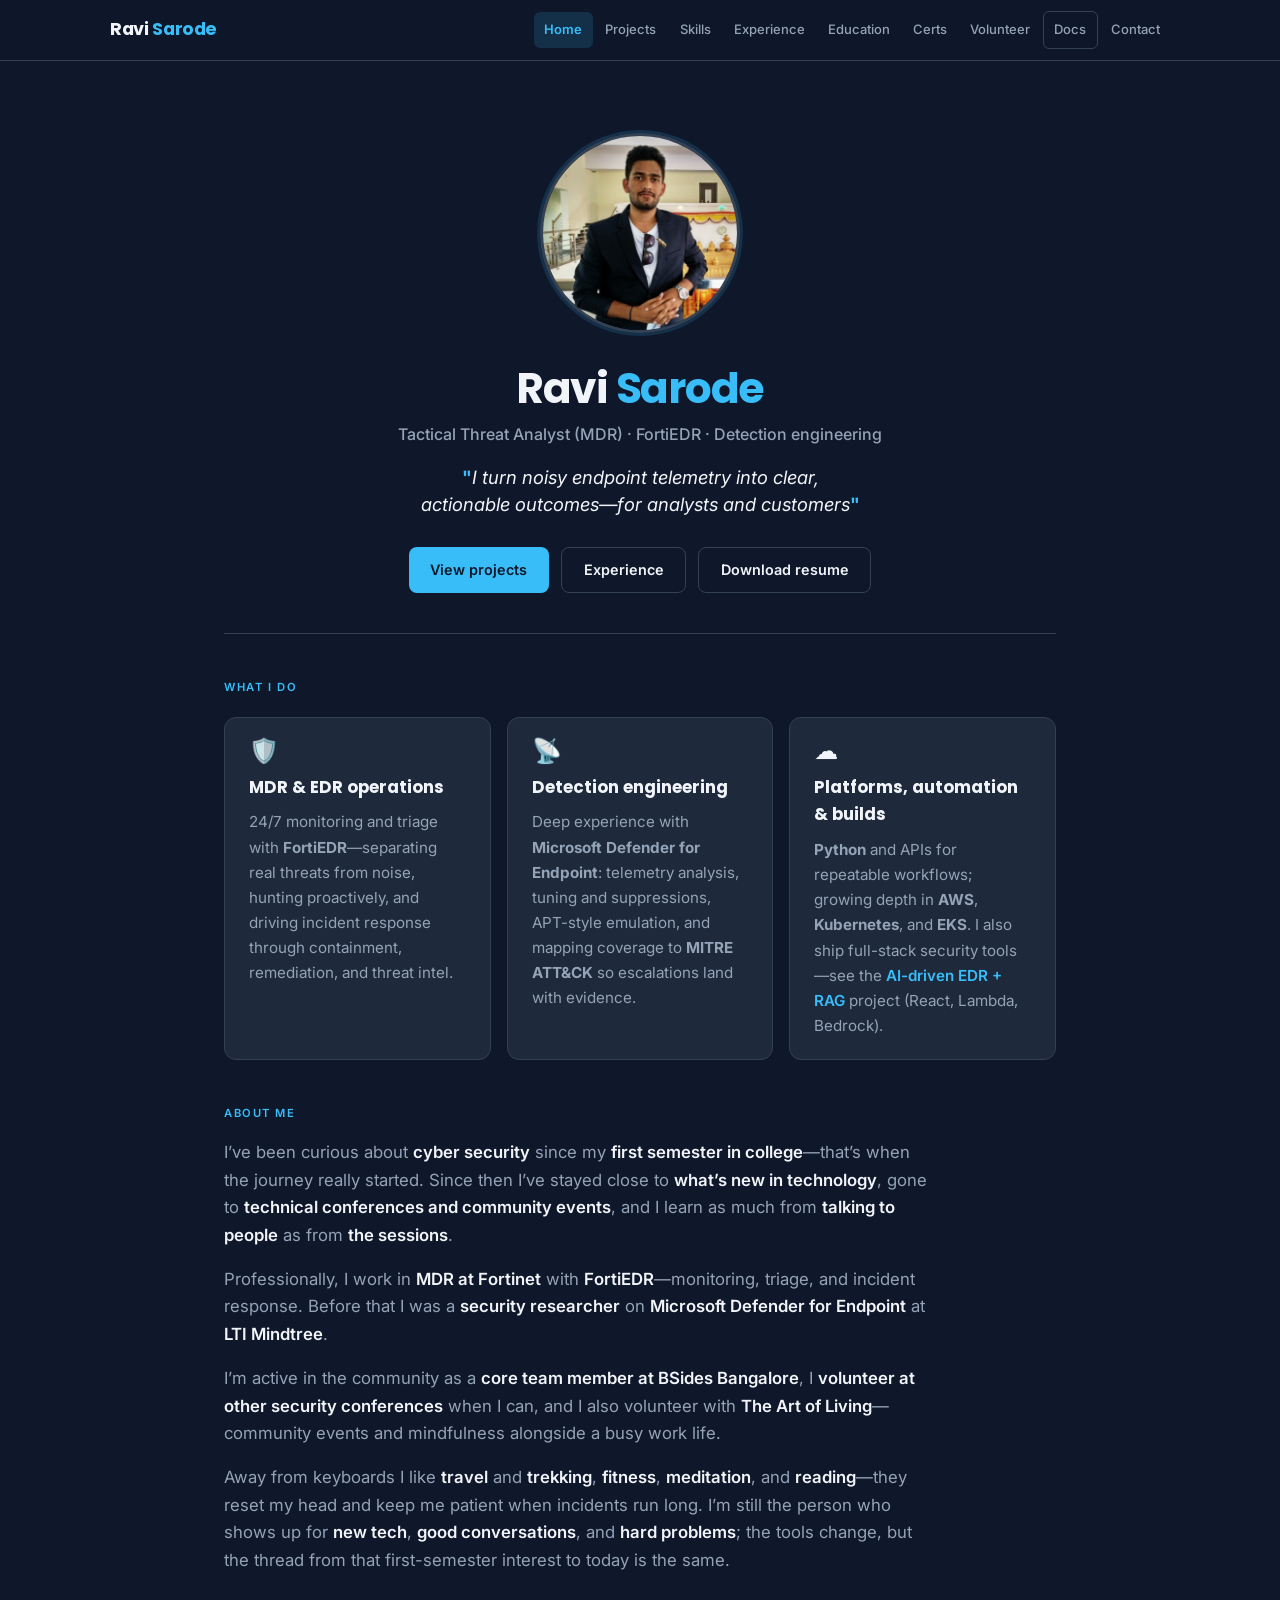
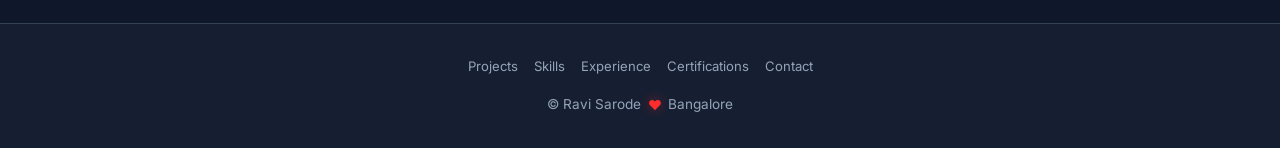
<file: index.html>
<!DOCTYPE html>
<html lang="en">
<head>
  <meta charset="UTF-8">
  <meta name="viewport" content="width=device-width, initial-scale=1.0">
  <title>Ravi Sarode | MDR · EDR · Detection engineering</title>
  <meta name="description" content="Tactical Threat Analyst (MDR) at Fortinet. EDR operations with FortiEDR, detection engineering background with Microsoft Defender, and an AI-driven EDR + RAG build on AWS.">
  <link rel="preconnect" href="https://fonts.googleapis.com">
  <link rel="preconnect" href="https://fonts.gstatic.com" crossorigin>
  <link href="https://fonts.googleapis.com/css2?family=Inter:wght@400;500;600;700&family=JetBrains+Mono:wght@400;500&family=Poppins:wght@600;700&display=swap" rel="stylesheet">
  <link rel="stylesheet" href="styles.css?v=27">
</head>
<body>
  <a class="skip-link" href="#main-content">Skip to content</a>
  <header class="site-header">
    <div class="header-inner">
      <a class="site-logo" href="index.html">Ravi <span>Sarode</span></a>
      <button type="button" class="nav-toggle" aria-label="Open menu" aria-expanded="false" aria-controls="site-nav">
        <span class="nav-toggle-bars" aria-hidden="true">
          <span class="nav-toggle-bar"></span>
          <span class="nav-toggle-bar"></span>
          <span class="nav-toggle-bar"></span>
        </span>
      </button>
      <nav id="site-nav" class="primary-nav" aria-label="Main">
        <ul class="nav-list">
          <li><a href="index.html" class="active">Home</a></li>
          <li><a href="project.html">Projects</a></li>
          <li><a href="technical-skills.html">Skills</a></li>
          <li><a href="work-experience.html">Experience</a></li>
          <li><a href="education.html">Education</a></li>
          <li><a href="certifications.html">Certs</a></li>
          <li><a href="volunteer.html">Volunteer</a></li>
          <li><a href="https://document.ravisarode.com" class="nav-docs" target="_blank" rel="noopener">Docs</a></li>
          <li><a href="contact.html">Contact</a></li>
        </ul>
      </nav>
    </div>
  </header>
  <div class="nav-overlay" aria-hidden="true"></div>

  <main class="main" id="main-content">
    <div class="container">
      <header class="page-header home-hero">
        <div class="home-photo-wrap">
          <img src="ravi.png" alt="Ravi Sarode" class="home-photo" width="220" height="220">
        </div>
        <h1 class="hero-name">Ravi <span>Sarode</span></h1>
        <p class="hero-role">Tactical Threat Analyst (MDR) · FortiEDR · Detection engineering</p>
        <p class="hero-quote">I turn noisy endpoint telemetry into clear, actionable outcomes—for analysts and customers</p>
        <div class="hero-cta">
          <a class="btn btn-primary" href="project.html">View projects</a>
          <a class="btn btn-secondary" href="work-experience.html">Experience</a>
          <a class="btn btn-secondary" href="Ravi_Sarode_Resume.pdf" download="Ravi_Sarode_Resume.pdf">Download resume</a>
        </div>
      </header>

      <section class="section-what" aria-labelledby="what-heading">
        <h2 id="what-heading" class="page-title">What I do</h2>
        <div class="what-grid">
          <article class="what-card">
            <div class="what-icon" aria-hidden="true">🛡️</div>
            <h3>MDR &amp; EDR operations</h3>
            <p>24/7 monitoring and triage with <strong>FortiEDR</strong>—separating real threats from noise, hunting proactively, and driving incident response through containment, remediation, and threat intel.</p>
          </article>
          <article class="what-card">
            <div class="what-icon" aria-hidden="true">📡</div>
            <h3>Detection engineering</h3>
            <p>Deep experience with <strong>Microsoft Defender for Endpoint</strong>: telemetry analysis, tuning and suppressions, APT-style emulation, and mapping coverage to <strong>MITRE ATT&amp;CK</strong> so escalations land with evidence.</p>
          </article>
          <article class="what-card">
            <div class="what-icon" aria-hidden="true">☁️</div>
            <h3>Platforms, automation &amp; builds</h3>
            <p><strong>Python</strong> and APIs for repeatable workflows; growing depth in <strong>AWS</strong>, <strong>Kubernetes</strong>, and <strong>EKS</strong>. I also ship full-stack security tools—see the <a href="project.html">AI-driven EDR + RAG</a> project (React, Lambda, Bedrock).</p>
          </article>
        </div>
      </section>

      <section class="section-story" aria-labelledby="about-heading">
        <h2 id="about-heading" class="page-title">About me</h2>
        <div class="story-block">
          <p>
            I’ve been curious about <strong>cyber security</strong> since my <strong>first semester in college</strong>—that’s when the journey really started. Since then I’ve stayed close to <strong>what’s new in technology</strong>, gone to <strong>technical conferences and community events</strong>, and I learn as much from <strong>talking to people</strong> as from <strong>the sessions</strong>.
          </p>
          <p>
            Professionally, I work in <strong>MDR at Fortinet</strong> with <strong>FortiEDR</strong>—monitoring, triage, and incident response. Before that I was a <strong>security researcher</strong> on <strong>Microsoft Defender for Endpoint</strong> at <strong>LTI Mindtree</strong>.
          </p>
          <p>
            I’m active in the community as a <strong>core team member at BSides Bangalore</strong>, I <strong>volunteer at other security conferences</strong> when I can, and I also volunteer with <strong>The Art of Living</strong>—community events and mindfulness alongside a busy work life.
          </p>
          <p>
            Away from keyboards I like <strong>travel</strong> and <strong>trekking</strong>, <strong>fitness</strong>, <strong>meditation</strong>, and <strong>reading</strong>—they reset my head and keep me patient when incidents run long. I’m still the person who shows up for <strong>new tech</strong>, <strong>good conversations</strong>, and <strong>hard problems</strong>; the tools change, but the thread from that first-semester interest to today is the same.
          </p>
        </div>
      </section>
    </div>
  </main>

  <footer class="site-footer">
    <div class="site-footer-inner">
      <nav class="footer-quick" aria-label="Footer">
        <a href="project.html">Projects</a>
        <a href="technical-skills.html">Skills</a>
        <a href="work-experience.html">Experience</a>
        <a href="certifications.html">Certifications</a>
        <a href="contact.html">Contact</a>
      </nav>
      <p>© Ravi Sarode <span class="footer-heart" aria-hidden="true">♥</span> Bangalore</p>
    </div>
  </footer>
  <script src="nav.js?v=12"></script>
</body>
</html>
</file>
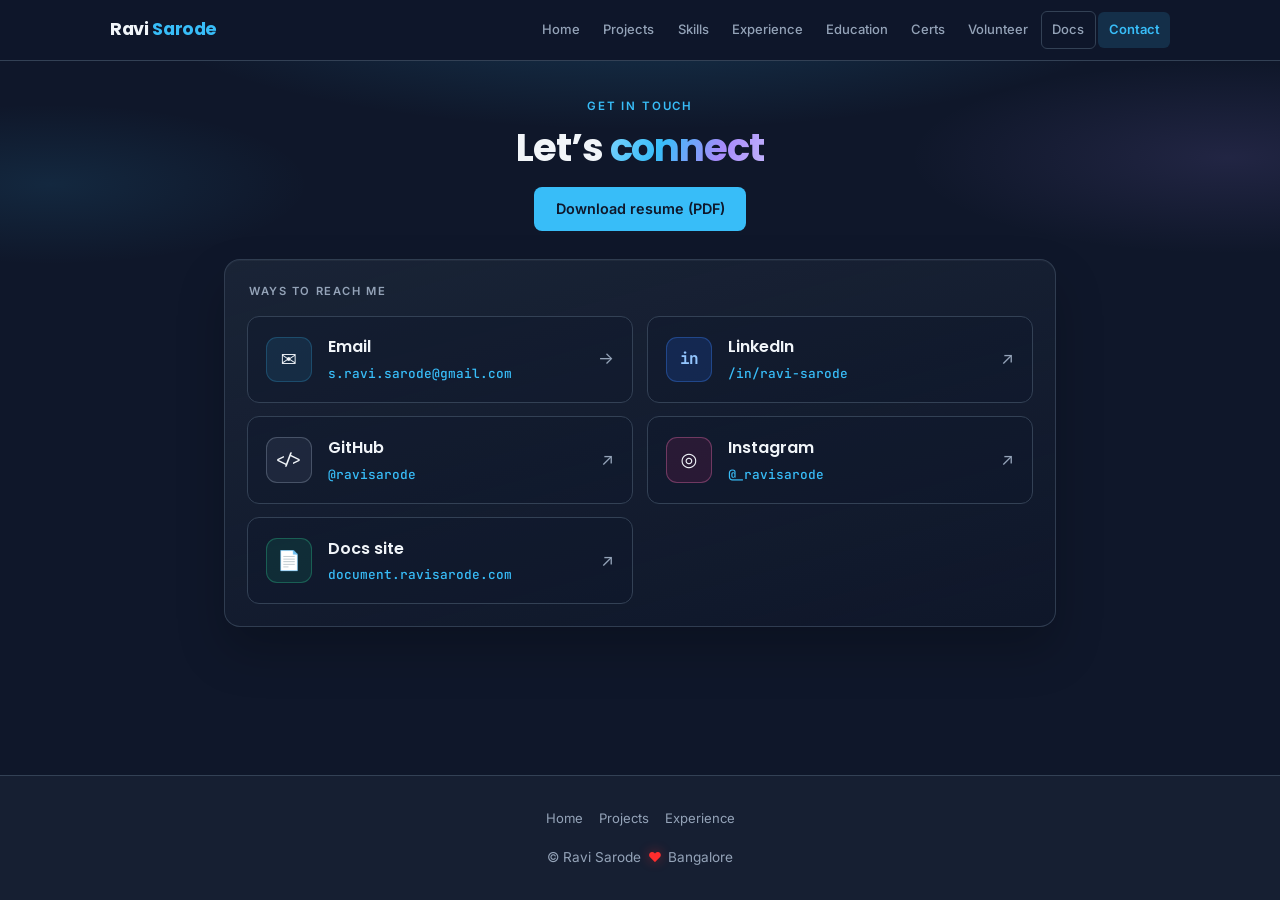
<file: contact.html>
<!DOCTYPE html>
<html lang="en">
<head>
  <meta charset="UTF-8">
  <meta name="viewport" content="width=device-width, initial-scale=1.0">
  <title>Contact | Ravi Sarode</title>
  <link rel="preconnect" href="https://fonts.googleapis.com">
  <link rel="preconnect" href="https://fonts.gstatic.com" crossorigin>
  <link href="https://fonts.googleapis.com/css2?family=Inter:wght@400;500;600;700&family=JetBrains+Mono:wght@400;500&family=Poppins:wght@600;700&display=swap" rel="stylesheet">
  <link rel="stylesheet" href="styles.css?v=30">
</head>
<body>
  <a class="skip-link" href="#main-content">Skip to content</a>
  <header class="site-header">
    <div class="header-inner">
      <a class="site-logo" href="index.html">Ravi <span>Sarode</span></a>
      <button type="button" class="nav-toggle" aria-label="Open menu" aria-expanded="false" aria-controls="site-nav">
        <span class="nav-toggle-bars" aria-hidden="true">
          <span class="nav-toggle-bar"></span>
          <span class="nav-toggle-bar"></span>
          <span class="nav-toggle-bar"></span>
        </span>
      </button>
      <nav id="site-nav" class="primary-nav" aria-label="Main">
        <ul class="nav-list">
          <li><a href="index.html">Home</a></li>
          <li><a href="project.html">Projects</a></li>
          <li><a href="technical-skills.html">Skills</a></li>
          <li><a href="work-experience.html">Experience</a></li>
          <li><a href="education.html">Education</a></li>
          <li><a href="certifications.html">Certs</a></li>
          <li><a href="volunteer.html">Volunteer</a></li>
          <li><a href="https://document.ravisarode.com" class="nav-docs" target="_blank" rel="noopener">Docs</a></li>
          <li><a href="contact.html" class="active">Contact</a></li>
        </ul>
      </nav>
    </div>
  </header>
  <div class="nav-overlay" aria-hidden="true"></div>

  <main class="main contact-page" id="main-content">
    <div class="contact-page__bg" aria-hidden="true"></div>
    <div class="container contact-page__inner">
      <header class="contact-intro">
        <p class="contact-eyebrow">Get in touch</p>
        <h1 class="contact-title">Let’s <span>connect</span></h1>
      </header>

      <div class="contact-resume">
        <a class="btn btn-primary" href="Ravi_Sarode_Resume.pdf" download="Ravi_Sarode_Resume.pdf">Download resume (PDF)</a>
      </div>

      <div class="contact-panel">
        <h2 class="contact-panel-label" id="contact-links-label">Ways to reach me</h2>
        <ul class="contact-channels" aria-labelledby="contact-links-label">
          <li><a class="contact-channel contact-channel--mail" href="mailto:s.ravi.sarode@gmail.com">
            <span class="contact-channel-icon" aria-hidden="true">✉</span>
            <span class="contact-channel-text">
              <span class="contact-channel-name">Email</span>
              <span class="contact-channel-line">s.ravi.sarode@gmail.com</span>
            </span>
            <span class="contact-channel-arrow" aria-hidden="true">→</span>
          </a></li>
          <li><a class="contact-channel contact-channel--linkedin" href="https://linkedin.com/in/ravi-sarode/" target="_blank" rel="noopener noreferrer">
            <span class="contact-channel-icon" aria-hidden="true">in</span>
            <span class="contact-channel-text">
              <span class="contact-channel-name">LinkedIn</span>
              <span class="contact-channel-line">/in/ravi-sarode</span>
            </span>
            <span class="contact-channel-arrow" aria-hidden="true">↗</span>
          </a></li>
          <li><a class="contact-channel contact-channel--github" href="https://github.com/ravisarode" target="_blank" rel="noopener noreferrer">
            <span class="contact-channel-icon contact-channel-icon--mono" aria-hidden="true">&lt;/&gt;</span>
            <span class="contact-channel-text">
              <span class="contact-channel-name">GitHub</span>
              <span class="contact-channel-line">@ravisarode</span>
            </span>
            <span class="contact-channel-arrow" aria-hidden="true">↗</span>
          </a></li>
          <li><a class="contact-channel contact-channel--instagram" href="https://www.instagram.com/_ravisarode/" target="_blank" rel="noopener noreferrer">
            <span class="contact-channel-icon" aria-hidden="true">◎</span>
            <span class="contact-channel-text">
              <span class="contact-channel-name">Instagram</span>
              <span class="contact-channel-line">@_ravisarode</span>
            </span>
            <span class="contact-channel-arrow" aria-hidden="true">↗</span>
          </a></li>
          <li><a class="contact-channel contact-channel--docs" href="https://document.ravisarode.com" target="_blank" rel="noopener noreferrer">
            <span class="contact-channel-icon" aria-hidden="true">📄</span>
            <span class="contact-channel-text">
              <span class="contact-channel-name">Docs site</span>
              <span class="contact-channel-line">document.ravisarode.com</span>
            </span>
            <span class="contact-channel-arrow" aria-hidden="true">↗</span>
          </a></li>
        </ul>
      </div>
    </div>
  </main>

  <footer class="site-footer">
    <div class="site-footer-inner">
      <nav class="footer-quick" aria-label="Footer">
        <a href="index.html">Home</a>
        <a href="project.html">Projects</a>
        <a href="work-experience.html">Experience</a>
      </nav>
      <p>© Ravi Sarode <span class="footer-heart" aria-hidden="true">♥</span> Bangalore</p>
    </div>
  </footer>
  <script src="nav.js?v=4"></script>
</body>
</html>
</file>
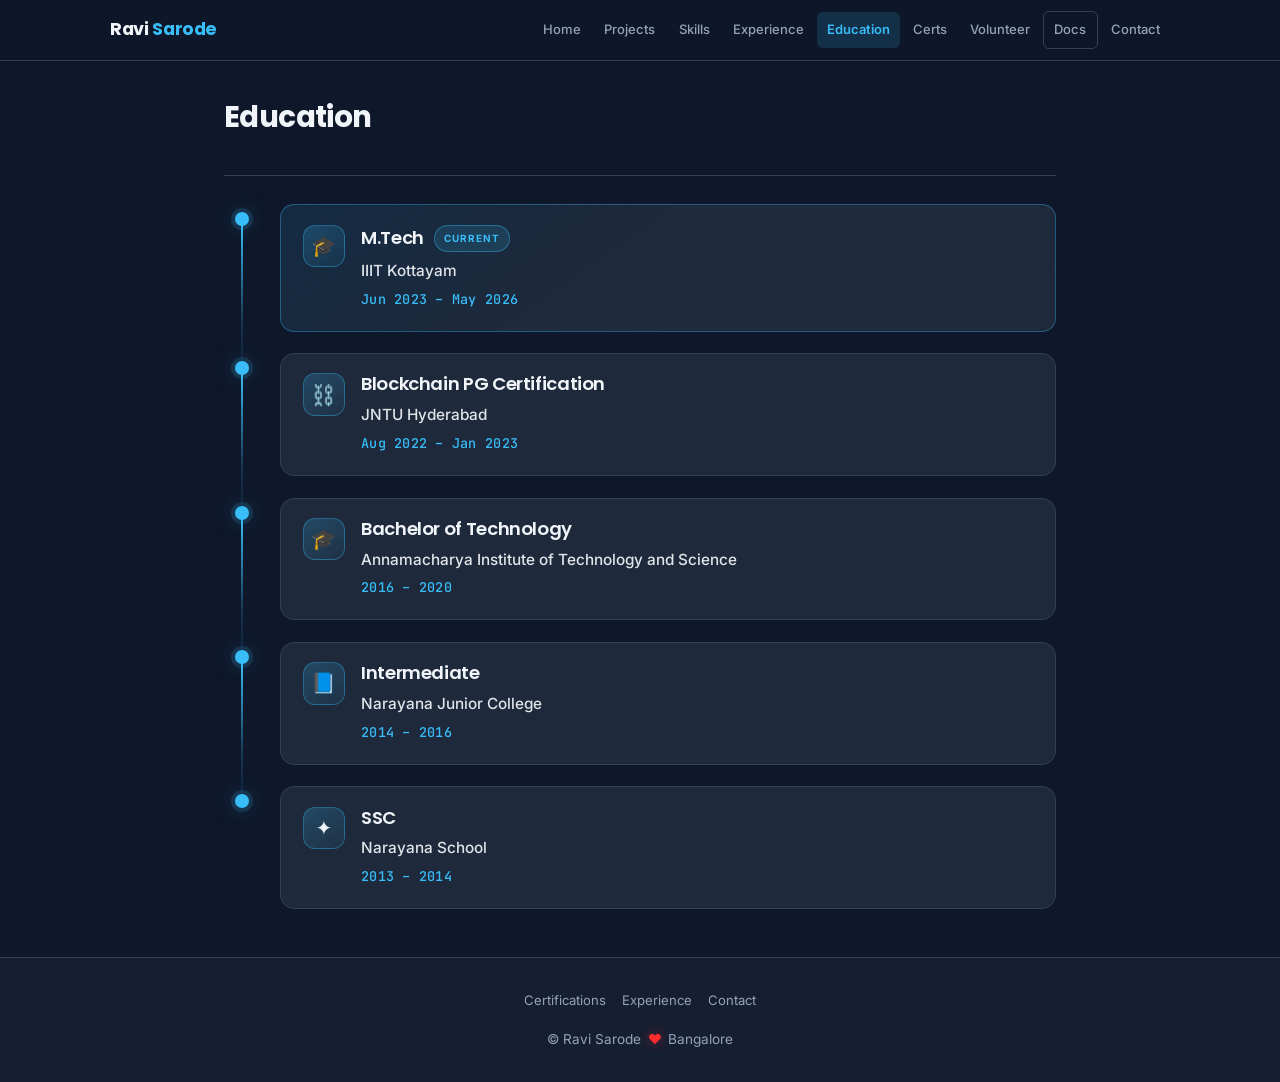
<file: education.html>
<!DOCTYPE html>
<html lang="en">
<head>
  <meta charset="UTF-8">
  <meta name="viewport" content="width=device-width, initial-scale=1.0">
  <title>Education | Ravi Sarode</title>
  <link rel="preconnect" href="https://fonts.googleapis.com">
  <link rel="preconnect" href="https://fonts.gstatic.com" crossorigin>
  <link href="https://fonts.googleapis.com/css2?family=Inter:wght@400;500;600;700&family=JetBrains+Mono:wght@400;500&family=Poppins:wght@600;700&display=swap" rel="stylesheet">
  <link rel="stylesheet" href="styles.css?v=20">
</head>
<body>
  <a class="skip-link" href="#main-content">Skip to content</a>
  <header class="site-header">
    <div class="header-inner">
      <a class="site-logo" href="index.html">Ravi <span>Sarode</span></a>
      <button type="button" class="nav-toggle" aria-label="Open menu" aria-expanded="false" aria-controls="site-nav">
        <span class="nav-toggle-bars" aria-hidden="true">
          <span class="nav-toggle-bar"></span>
          <span class="nav-toggle-bar"></span>
          <span class="nav-toggle-bar"></span>
        </span>
      </button>
      <nav id="site-nav" class="primary-nav" aria-label="Main">
        <ul class="nav-list">
          <li><a href="index.html">Home</a></li>
          <li><a href="project.html">Projects</a></li>
          <li><a href="technical-skills.html">Skills</a></li>
          <li><a href="work-experience.html">Experience</a></li>
          <li><a href="education.html" class="active">Education</a></li>
          <li><a href="certifications.html">Certs</a></li>
          <li><a href="volunteer.html">Volunteer</a></li>
          <li><a href="https://document.ravisarode.com" class="nav-docs" target="_blank" rel="noopener">Docs</a></li>
          <li><a href="contact.html">Contact</a></li>
        </ul>
      </nav>
    </div>
  </header>
  <div class="nav-overlay" aria-hidden="true"></div>

  <main class="main" id="main-content">
    <div class="container">
      <header class="page-header page-header-slim">
        <h1 class="page-heading">Education</h1>
      </header>

      <section class="education-timeline" aria-label="Education history">
        <article class="education-item education-item--featured">
          <div class="education-track" aria-hidden="true">
            <span class="education-node"></span>
          </div>
          <div class="education-panel">
            <div class="education-panel-top">
              <span class="education-icon" aria-hidden="true">🎓</span>
              <div class="education-panel-main">
                <div class="education-title-row">
                  <h2 class="education-program">M.Tech</h2>
                  <span class="education-badge">Current</span>
                </div>
                <p class="education-school">IIIT Kottayam</p>
                <p class="education-years">Jun 2023 – May 2026</p>
              </div>
            </div>
          </div>
        </article>

        <article class="education-item">
          <div class="education-track" aria-hidden="true">
            <span class="education-node"></span>
          </div>
          <div class="education-panel">
            <div class="education-panel-top">
              <span class="education-icon" aria-hidden="true">⛓️</span>
              <div class="education-panel-main">
                <h2 class="education-program">Blockchain PG Certification</h2>
                <p class="education-school">JNTU Hyderabad</p>
                <p class="education-years">Aug 2022 – Jan 2023</p>
              </div>
            </div>
          </div>
        </article>

        <article class="education-item">
          <div class="education-track" aria-hidden="true">
            <span class="education-node"></span>
          </div>
          <div class="education-panel">
            <div class="education-panel-top">
              <span class="education-icon" aria-hidden="true">🎓</span>
              <div class="education-panel-main">
                <h2 class="education-program">Bachelor of Technology</h2>
                <p class="education-school">Annamacharya Institute of Technology and Science</p>
                <p class="education-years">2016 – 2020</p>
              </div>
            </div>
          </div>
        </article>

        <article class="education-item">
          <div class="education-track" aria-hidden="true">
            <span class="education-node"></span>
          </div>
          <div class="education-panel">
            <div class="education-panel-top">
              <span class="education-icon" aria-hidden="true">📘</span>
              <div class="education-panel-main">
                <h2 class="education-program">Intermediate</h2>
                <p class="education-school">Narayana Junior College</p>
                <p class="education-years">2014 – 2016</p>
              </div>
            </div>
          </div>
        </article>

        <article class="education-item">
          <div class="education-track" aria-hidden="true">
            <span class="education-node"></span>
          </div>
          <div class="education-panel">
            <div class="education-panel-top">
              <span class="education-icon" aria-hidden="true">✦</span>
              <div class="education-panel-main">
                <h2 class="education-program">SSC</h2>
                <p class="education-school">Narayana School</p>
                <p class="education-years">2013 – 2014</p>
              </div>
            </div>
          </div>
        </article>
      </section>
    </div>
  </main>

  <footer class="site-footer">
    <div class="site-footer-inner">
      <nav class="footer-quick" aria-label="Footer">
        <a href="certifications.html">Certifications</a>
        <a href="work-experience.html">Experience</a>
        <a href="contact.html">Contact</a>
      </nav>
      <p>© Ravi Sarode <span class="footer-heart" aria-hidden="true">♥</span> Bangalore</p>
    </div>
  </footer>
  <script src="nav.js?v=4"></script>
</body>
</html>
</file>
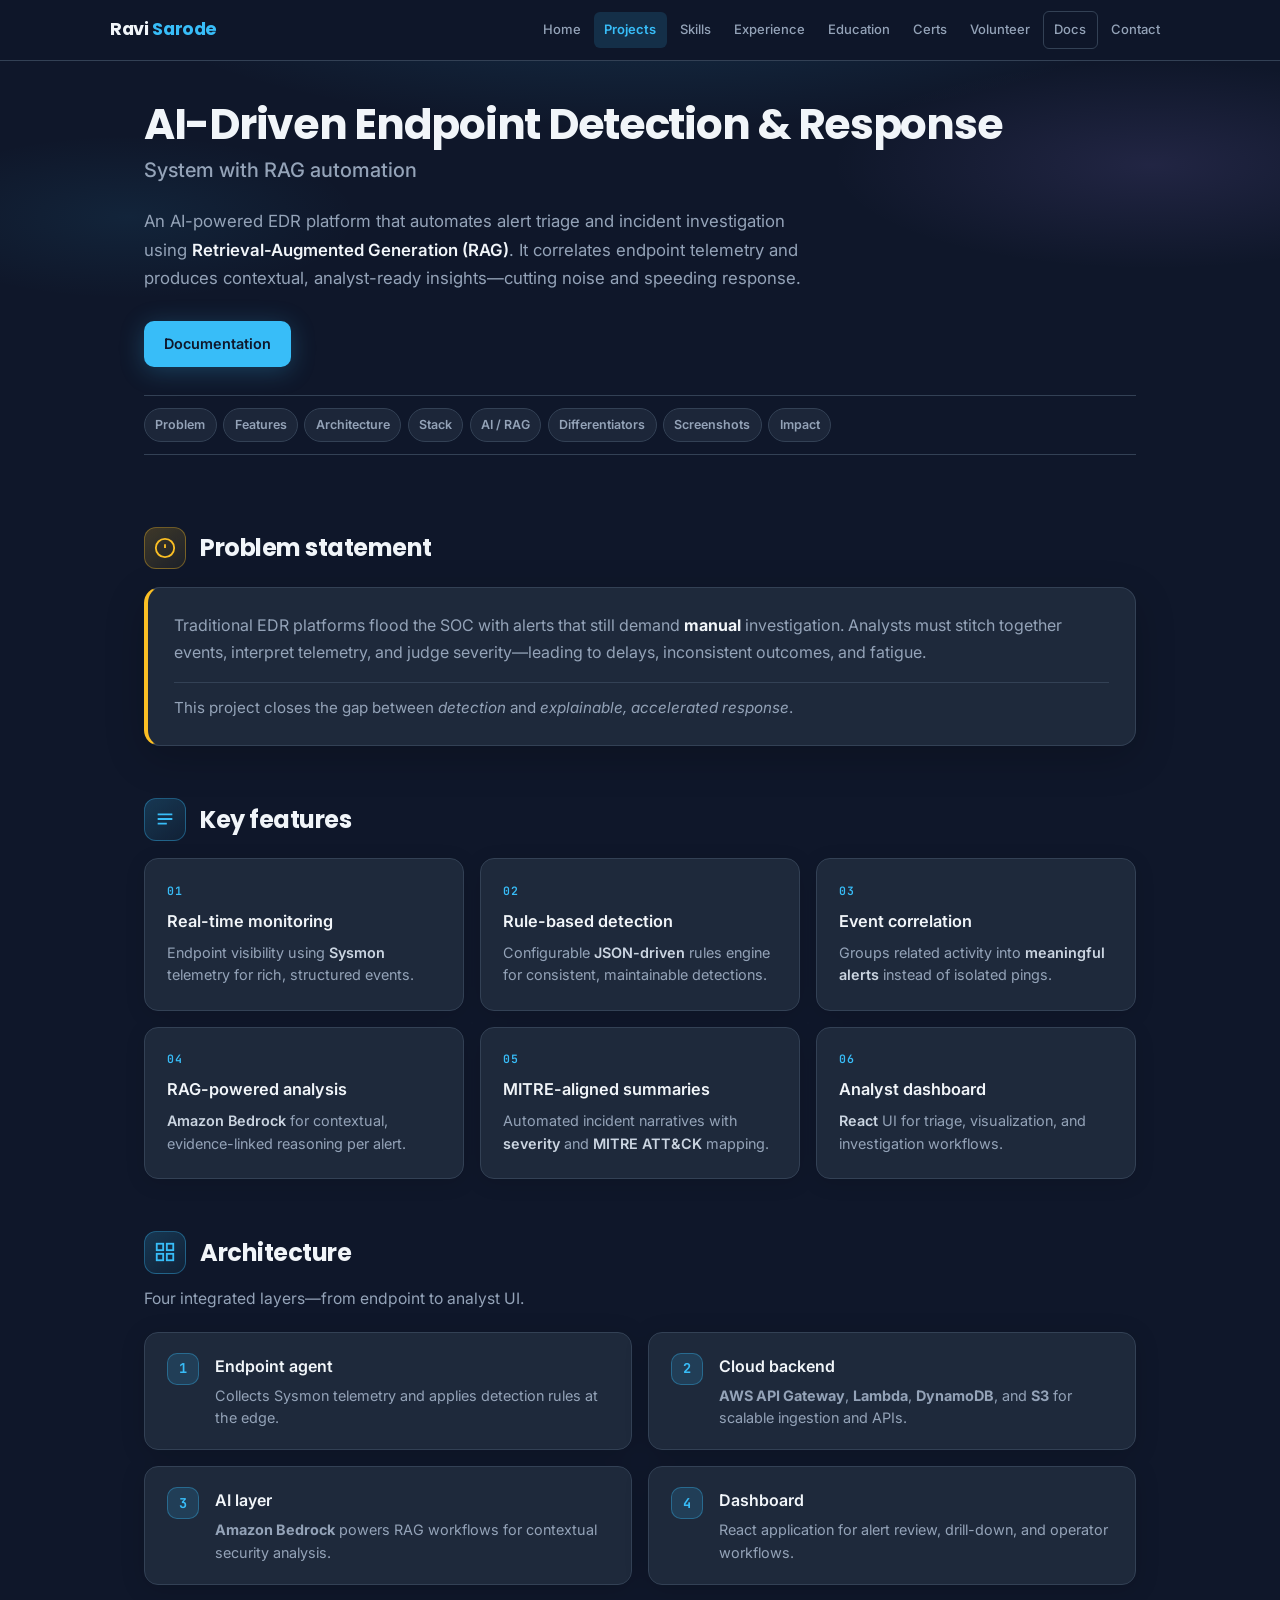
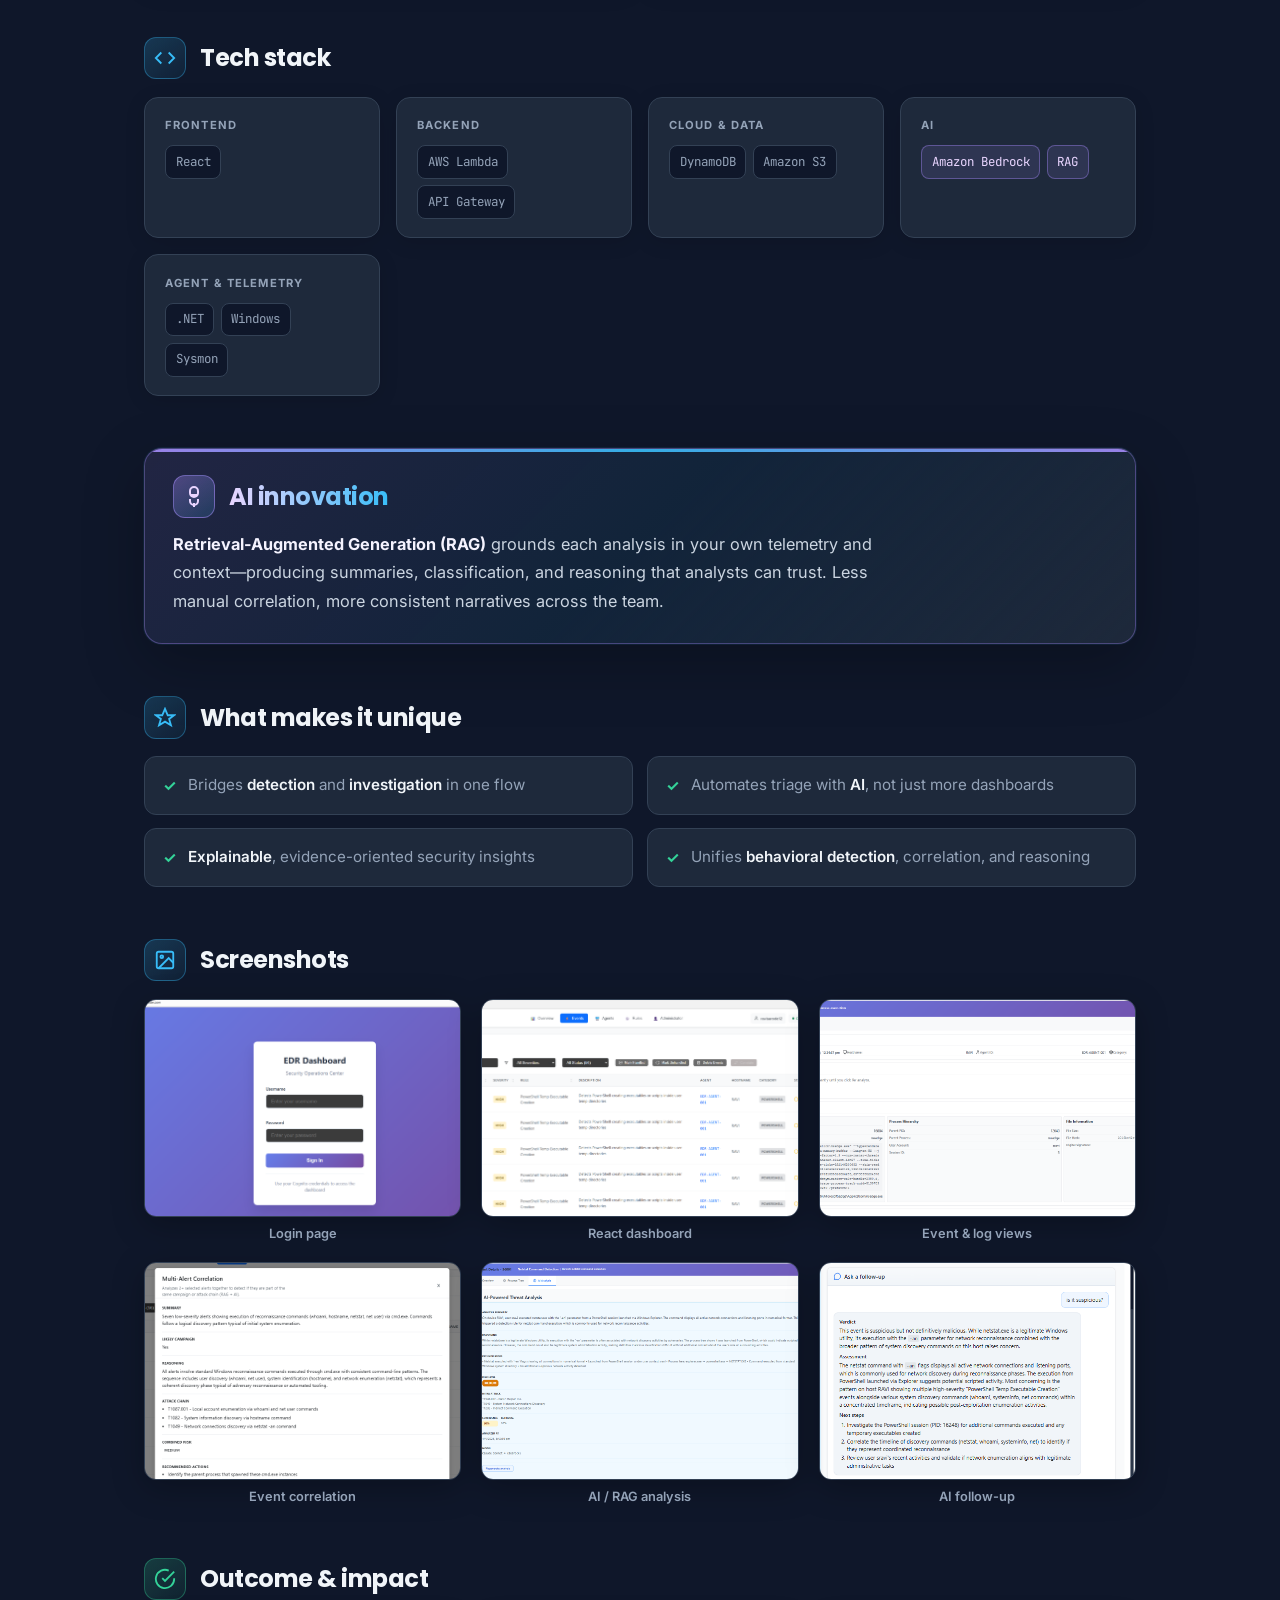
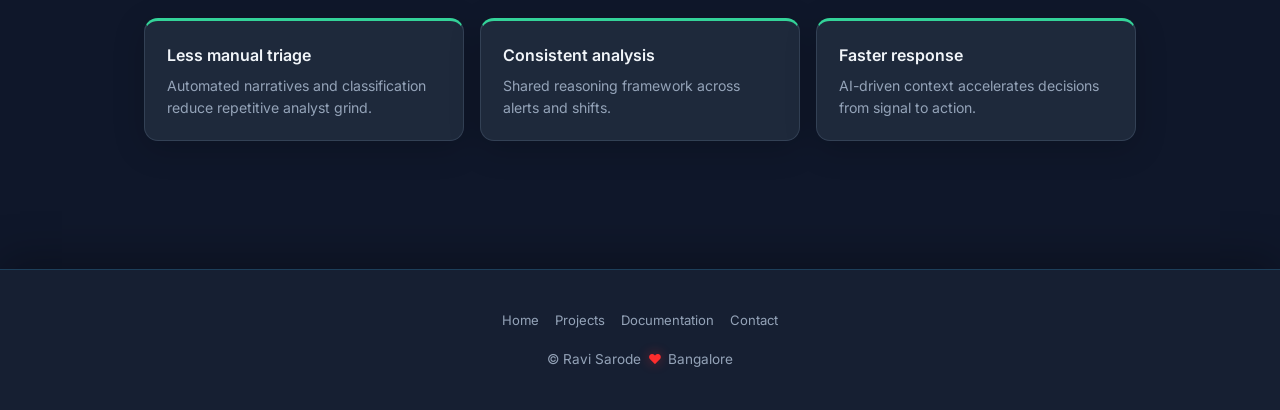
<file: project.html>
<!DOCTYPE html>
<html lang="en">
<head>
  <meta charset="UTF-8">
  <meta name="viewport" content="width=device-width, initial-scale=1.0">
  <title>AI-Driven EDR + RAG | Project | Ravi Sarode</title>
  <meta name="description" content="AI-powered Endpoint Detection and Response with RAG automation, AWS, Sysmon, and React dashboard.">
  <link rel="preconnect" href="https://fonts.googleapis.com">
  <link rel="preconnect" href="https://fonts.gstatic.com" crossorigin>
  <link href="https://fonts.googleapis.com/css2?family=Inter:wght@400;500;600;700&family=JetBrains+Mono:wght@400;500&family=Poppins:wght@600;700&display=swap" rel="stylesheet">
  <link rel="stylesheet" href="styles.css?v=20">
</head>
<body>
  <a class="skip-link" href="#main-content">Skip to content</a>
  <header class="site-header">
    <div class="header-inner">
      <a class="site-logo" href="index.html">Ravi <span>Sarode</span></a>
      <button type="button" class="nav-toggle" aria-label="Open menu" aria-expanded="false" aria-controls="site-nav">
        <span class="nav-toggle-bars" aria-hidden="true">
          <span class="nav-toggle-bar"></span>
          <span class="nav-toggle-bar"></span>
          <span class="nav-toggle-bar"></span>
        </span>
      </button>
      <nav id="site-nav" class="primary-nav" aria-label="Main">
        <ul class="nav-list">
          <li><a href="index.html">Home</a></li>
          <li><a href="project.html" class="active">Projects</a></li>
          <li><a href="technical-skills.html">Skills</a></li>
          <li><a href="work-experience.html">Experience</a></li>
          <li><a href="education.html">Education</a></li>
          <li><a href="certifications.html">Certs</a></li>
          <li><a href="volunteer.html">Volunteer</a></li>
          <li><a href="https://document.ravisarode.com" class="nav-docs" target="_blank" rel="noopener">Docs</a></li>
          <li><a href="contact.html">Contact</a></li>
        </ul>
      </nav>
    </div>
  </header>
  <div class="nav-overlay" aria-hidden="true"></div>

  <main class="main product-doc" id="main-content">
    <div class="product-doc__bg" aria-hidden="true"></div>

    <header class="product-doc__hero" id="top">
      <div class="product-doc__inner">
        <h1 class="product-doc__title">AI-Driven Endpoint Detection &amp; Response</h1>
        <p class="product-doc__subtitle">System with RAG automation</p>
        <p class="product-doc__lede">
          An AI-powered EDR platform that automates alert triage and incident investigation using <strong>Retrieval-Augmented Generation (RAG)</strong>.
          It correlates endpoint telemetry and produces contextual, analyst-ready insights—cutting noise and speeding response.
        </p>
        <div class="product-doc__cta">
          <a class="product-btn product-btn--primary" href="https://document.ravisarode.com" target="_blank" rel="noopener noreferrer">Documentation</a>
        </div>
        <nav class="product-doc__jump" aria-label="On this page">
          <a href="#problem">Problem</a>
          <a href="#features">Features</a>
          <a href="#architecture">Architecture</a>
          <a href="#stack">Stack</a>
          <a href="#ai">AI / RAG</a>
          <a href="#unique">Differentiators</a>
          <a href="#gallery">Screenshots</a>
          <a href="#outcomes">Impact</a>
        </nav>
      </div>
    </header>

    <div class="product-doc__inner product-doc__sections">
      <section class="product-section" id="problem" aria-labelledby="problem-heading">
        <div class="product-section__head">
          <span class="product-section__icon product-section__icon--amber" aria-hidden="true">
            <svg width="22" height="22" viewBox="0 0 24 24" fill="none" stroke="currentColor" stroke-width="2"><circle cx="12" cy="12" r="10"/><path d="M12 8v4M12 16h.01"/></svg>
          </span>
          <h2 id="problem-heading" class="product-section__title">Problem statement</h2>
        </div>
        <div class="product-problem-card">
          <p>Traditional EDR platforms flood the SOC with alerts that still demand <strong>manual</strong> investigation. Analysts must stitch together events, interpret telemetry, and judge severity—leading to delays, inconsistent outcomes, and fatigue.</p>
          <p class="product-problem-card__foot">This project closes the gap between <em>detection</em> and <em>explainable, accelerated response</em>.</p>
        </div>
      </section>

      <section class="product-section" id="features" aria-labelledby="features-heading">
        <div class="product-section__head">
          <span class="product-section__icon" aria-hidden="true">
            <svg width="22" height="22" viewBox="0 0 24 24" fill="none" stroke="currentColor" stroke-width="2"><path d="M4 7h16M4 12h16M4 17h10"/></svg>
          </span>
          <h2 id="features-heading" class="product-section__title">Key features</h2>
        </div>
        <div class="product-feature-grid">
          <article class="product-feature-card">
            <span class="product-feature-card__num">01</span>
            <h3>Real-time monitoring</h3>
            <p>Endpoint visibility using <strong>Sysmon</strong> telemetry for rich, structured events.</p>
          </article>
          <article class="product-feature-card">
            <span class="product-feature-card__num">02</span>
            <h3>Rule-based detection</h3>
            <p>Configurable <strong>JSON-driven</strong> rules engine for consistent, maintainable detections.</p>
          </article>
          <article class="product-feature-card">
            <span class="product-feature-card__num">03</span>
            <h3>Event correlation</h3>
            <p>Groups related activity into <strong>meaningful alerts</strong> instead of isolated pings.</p>
          </article>
          <article class="product-feature-card">
            <span class="product-feature-card__num">04</span>
            <h3>RAG-powered analysis</h3>
            <p><strong>Amazon Bedrock</strong> for contextual, evidence-linked reasoning per alert.</p>
          </article>
          <article class="product-feature-card">
            <span class="product-feature-card__num">05</span>
            <h3>MITRE-aligned summaries</h3>
            <p>Automated incident narratives with <strong>severity</strong> and <strong>MITRE ATT&amp;CK</strong> mapping.</p>
          </article>
          <article class="product-feature-card">
            <span class="product-feature-card__num">06</span>
            <h3>Analyst dashboard</h3>
            <p><strong>React</strong> UI for triage, visualization, and investigation workflows.</p>
          </article>
        </div>
      </section>

      <section class="product-section" id="architecture" aria-labelledby="arch-heading">
        <div class="product-section__head">
          <span class="product-section__icon" aria-hidden="true">
            <svg width="22" height="22" viewBox="0 0 24 24" fill="none" stroke="currentColor" stroke-width="2"><rect x="3" y="3" width="7" height="7"/><rect x="14" y="3" width="7" height="7"/><rect x="3" y="14" width="7" height="7"/><rect x="14" y="14" width="7" height="7"/></svg>
          </span>
          <h2 id="arch-heading" class="product-section__title">Architecture</h2>
        </div>
        <p class="product-section__intro">Four integrated layers—from endpoint to analyst UI.</p>
        <ol class="product-arch-list">
          <li class="product-arch-item">
            <span class="product-arch-item__step" aria-hidden="true">1</span>
            <div>
              <h3>Endpoint agent</h3>
              <p>Collects Sysmon telemetry and applies detection rules at the edge.</p>
            </div>
          </li>
          <li class="product-arch-item">
            <span class="product-arch-item__step" aria-hidden="true">2</span>
            <div>
              <h3>Cloud backend</h3>
              <p><strong>AWS API Gateway</strong>, <strong>Lambda</strong>, <strong>DynamoDB</strong>, and <strong>S3</strong> for scalable ingestion and APIs.</p>
            </div>
          </li>
          <li class="product-arch-item">
            <span class="product-arch-item__step" aria-hidden="true">3</span>
            <div>
              <h3>AI layer</h3>
              <p><strong>Amazon Bedrock</strong> powers RAG workflows for contextual security analysis.</p>
            </div>
          </li>
          <li class="product-arch-item">
            <span class="product-arch-item__step" aria-hidden="true">4</span>
            <div>
              <h3>Dashboard</h3>
              <p>React application for alert review, drill-down, and operator workflows.</p>
            </div>
          </li>
        </ol>
      </section>

      <section class="product-section" id="stack" aria-labelledby="stack-heading">
        <div class="product-section__head">
          <span class="product-section__icon" aria-hidden="true">
            <svg width="22" height="22" viewBox="0 0 24 24" fill="none" stroke="currentColor" stroke-width="2"><polyline points="16 18 22 12 16 6"/><polyline points="8 6 2 12 8 18"/></svg>
          </span>
          <h2 id="stack-heading" class="product-section__title">Tech stack</h2>
        </div>
        <div class="product-stack-grid">
          <div class="product-stack-group">
            <h3 class="product-stack-group__label">Frontend</h3>
            <div class="product-badges">
              <span class="product-badge">React</span>
            </div>
          </div>
          <div class="product-stack-group">
            <h3 class="product-stack-group__label">Backend</h3>
            <div class="product-badges">
              <span class="product-badge">AWS Lambda</span>
              <span class="product-badge">API Gateway</span>
            </div>
          </div>
          <div class="product-stack-group">
            <h3 class="product-stack-group__label">Cloud &amp; data</h3>
            <div class="product-badges">
              <span class="product-badge">DynamoDB</span>
              <span class="product-badge">Amazon S3</span>
            </div>
          </div>
          <div class="product-stack-group">
            <h3 class="product-stack-group__label">AI</h3>
            <div class="product-badges">
              <span class="product-badge product-badge--ai">Amazon Bedrock</span>
              <span class="product-badge product-badge--ai">RAG</span>
            </div>
          </div>
          <div class="product-stack-group">
            <h3 class="product-stack-group__label">Agent &amp; telemetry</h3>
            <div class="product-badges">
              <span class="product-badge">.NET</span>
              <span class="product-badge">Windows</span>
              <span class="product-badge">Sysmon</span>
            </div>
          </div>
        </div>
      </section>

      <section class="product-section product-section--ai" id="ai" aria-labelledby="ai-heading">
        <div class="product-ai-panel">
          <div class="product-section__head product-section__head--compact">
            <span class="product-section__icon product-section__icon--ai" aria-hidden="true">
              <svg width="24" height="24" viewBox="0 0 24 24" fill="none" stroke="currentColor" stroke-width="2"><path d="M12 2a4 4 0 0 1 4 4v2a4 4 0 0 1-8 0V6a4 4 0 0 1 4-4z"/><path d="M16 14v2a4 4 0 0 1-8 0v-2"/><path d="M8 10h8"/><path d="M12 18v4"/></svg>
            </span>
            <h2 id="ai-heading" class="product-section__title product-section__title--ai">AI innovation</h2>
          </div>
          <p class="product-ai-panel__text">
            <strong>Retrieval-Augmented Generation (RAG)</strong> grounds each analysis in your own telemetry and context—producing summaries, classification, and reasoning that analysts can trust. Less manual correlation, more consistent narratives across the team.
          </p>
        </div>
      </section>

      <section class="product-section" id="unique" aria-labelledby="unique-heading">
        <div class="product-section__head">
          <span class="product-section__icon" aria-hidden="true">
            <svg width="22" height="22" viewBox="0 0 24 24" fill="none" stroke="currentColor" stroke-width="2"><path d="M12 2l3 7h7l-5.5 4 2 7-6.5-4-6.5 4 2-7L2 9h7z"/></svg>
          </span>
          <h2 id="unique-heading" class="product-section__title">What makes it unique</h2>
        </div>
        <ul class="product-unique-grid">
          <li class="product-unique-item"><span class="product-unique-item__check" aria-hidden="true">✓</span><span class="product-unique-item__body">Bridges <strong>detection</strong> and <strong>investigation</strong> in one flow</span></li>
          <li class="product-unique-item"><span class="product-unique-item__check" aria-hidden="true">✓</span><span class="product-unique-item__body">Automates triage with <strong>AI</strong>, not just more dashboards</span></li>
          <li class="product-unique-item"><span class="product-unique-item__check" aria-hidden="true">✓</span><span class="product-unique-item__body"><strong>Explainable</strong>, evidence-oriented security insights</span></li>
          <li class="product-unique-item"><span class="product-unique-item__check" aria-hidden="true">✓</span><span class="product-unique-item__body">Unifies <strong>behavioral detection</strong>, correlation, and reasoning</span></li>
        </ul>
      </section>

      <section class="product-section" id="gallery" aria-labelledby="gallery-heading">
        <div class="product-section__head">
          <span class="product-section__icon" aria-hidden="true">
            <svg width="22" height="22" viewBox="0 0 24 24" fill="none" stroke="currentColor" stroke-width="2"><rect x="3" y="3" width="18" height="18" rx="2"/><circle cx="8.5" cy="8.5" r="1.5"/><path d="M21 15l-5-5L5 21"/></svg>
          </span>
          <h2 id="gallery-heading" class="product-section__title">Screenshots</h2>
        </div>
        <div class="product-gallery">
          <figure class="product-gallery__item">
            <div class="product-gallery__thumb">
              <img src="images/login%20panel.png" alt="Login page" width="1200" height="675" loading="lazy" decoding="async">
            </div>
            <figcaption>Login page</figcaption>
          </figure>
          <figure class="product-gallery__item">
            <div class="product-gallery__thumb">
              <img src="images/EDR_Dashboard.png?v=2" alt="EDR React dashboard with alerts" width="1200" height="675" loading="lazy" decoding="async">
            </div>
            <figcaption>React dashboard</figcaption>
          </figure>
          <figure class="product-gallery__item">
            <div class="product-gallery__thumb">
              <img src="images/Event_details.png" alt="Security event details and log context" width="1200" height="675" loading="lazy" decoding="async">
            </div>
            <figcaption>Event &amp; log views</figcaption>
          </figure>
          <figure class="product-gallery__item">
            <div class="product-gallery__thumb">
              <img src="images/corellation.png" alt="Correlated events and activity grouping" width="1200" height="675" loading="lazy" decoding="async">
            </div>
            <figcaption>Event correlation</figcaption>
          </figure>
          <figure class="product-gallery__item">
            <div class="product-gallery__thumb">
              <img src="images/AI_Analysis.png" alt="AI-generated security analysis summary" width="1200" height="675" loading="lazy" decoding="async">
            </div>
            <figcaption>AI / RAG analysis</figcaption>
          </figure>
          <figure class="product-gallery__item">
            <div class="product-gallery__thumb">
              <img src="images/AI_followup_query.png" alt="Follow-up query to AI analysis" width="1200" height="675" loading="lazy" decoding="async">
            </div>
            <figcaption>AI follow-up</figcaption>
          </figure>
        </div>
      </section>

      <section class="product-section product-section--last" id="outcomes" aria-labelledby="outcomes-heading">
        <div class="product-section__head">
          <span class="product-section__icon product-section__icon--green" aria-hidden="true">
            <svg width="22" height="22" viewBox="0 0 24 24" fill="none" stroke="currentColor" stroke-width="2"><path d="M22 11.08V12a10 10 0 1 1-5.93-9.14"/><polyline points="22 4 12 14.01 9 11.01"/></svg>
          </span>
          <h2 id="outcomes-heading" class="product-section__title">Outcome &amp; impact</h2>
        </div>
        <div class="product-outcome-row">
          <article class="product-outcome-card">
            <h3>Less manual triage</h3>
            <p>Automated narratives and classification reduce repetitive analyst grind.</p>
          </article>
          <article class="product-outcome-card">
            <h3>Consistent analysis</h3>
            <p>Shared reasoning framework across alerts and shifts.</p>
          </article>
          <article class="product-outcome-card">
            <h3>Faster response</h3>
            <p>AI-driven context accelerates decisions from signal to action.</p>
          </article>
        </div>
      </section>
    </div>
  </main>

  <footer class="site-footer" id="site-footer">
    <div class="site-footer-inner">
      <nav class="footer-quick" aria-label="Footer">
        <a href="index.html">Home</a>
        <a href="project.html">Projects</a>
        <a href="https://document.ravisarode.com" target="_blank" rel="noopener noreferrer">Documentation</a>
        <a href="contact.html">Contact</a>
      </nav>
      <p>© Ravi Sarode <span class="footer-heart" aria-hidden="true">♥</span> Bangalore</p>
    </div>
  </footer>
  <script src="nav.js?v=4"></script>
</body>
</html>
</file>
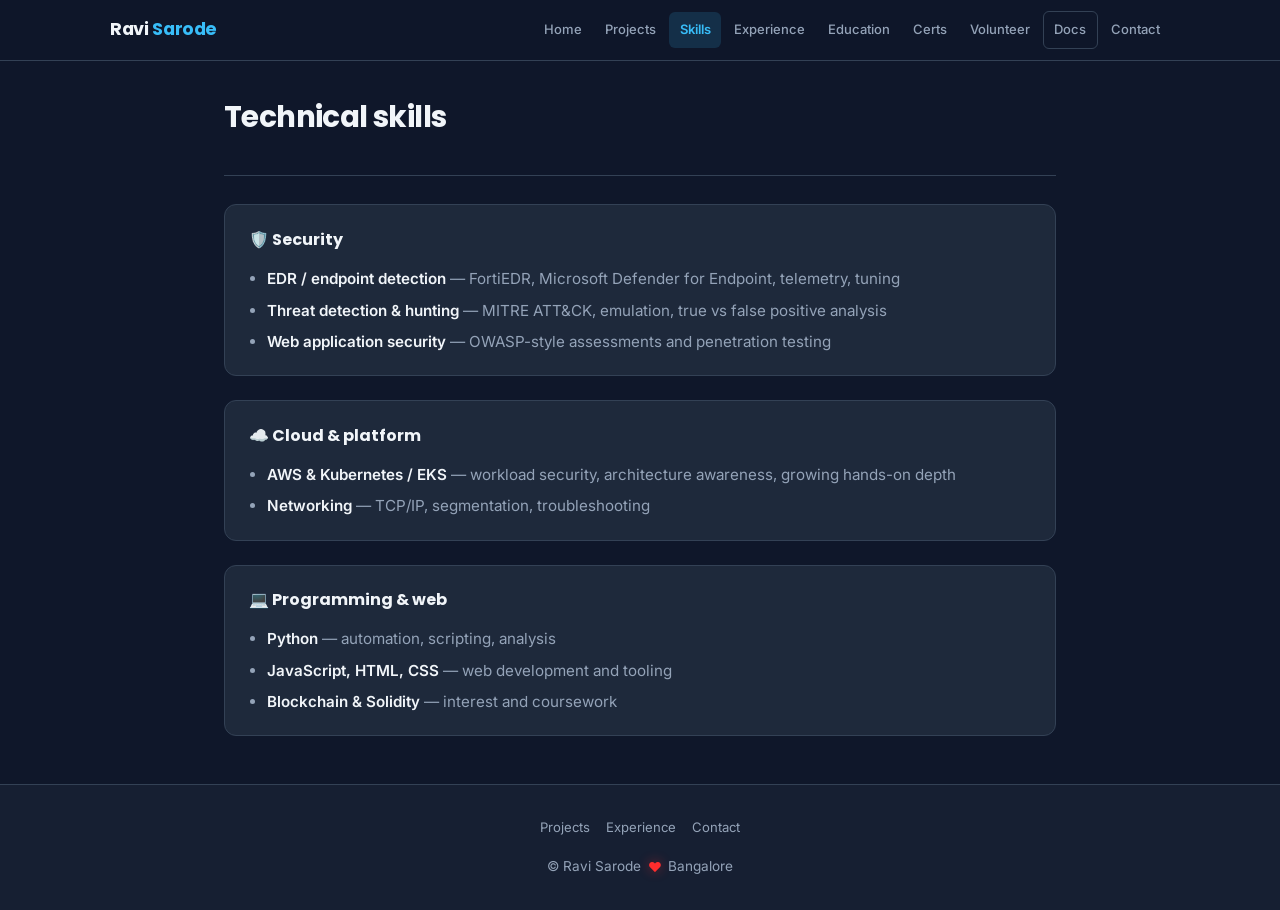
<file: technical-skills.html>
<!DOCTYPE html>
<html lang="en">
<head>
  <meta charset="UTF-8">
  <meta name="viewport" content="width=device-width, initial-scale=1.0">
  <title>Skills | Ravi Sarode</title>
  <link rel="preconnect" href="https://fonts.googleapis.com">
  <link rel="preconnect" href="https://fonts.gstatic.com" crossorigin>
  <link href="https://fonts.googleapis.com/css2?family=Inter:wght@400;500;600;700&family=JetBrains+Mono:wght@400;500&family=Poppins:wght@600;700&display=swap" rel="stylesheet">
  <link rel="stylesheet" href="styles.css?v=20">
</head>
<body>
  <a class="skip-link" href="#main-content">Skip to content</a>
  <header class="site-header">
    <div class="header-inner">
      <a class="site-logo" href="index.html">Ravi <span>Sarode</span></a>
      <button type="button" class="nav-toggle" aria-label="Open menu" aria-expanded="false" aria-controls="site-nav">
        <span class="nav-toggle-bars" aria-hidden="true">
          <span class="nav-toggle-bar"></span>
          <span class="nav-toggle-bar"></span>
          <span class="nav-toggle-bar"></span>
        </span>
      </button>
      <nav id="site-nav" class="primary-nav" aria-label="Main">
        <ul class="nav-list">
          <li><a href="index.html">Home</a></li>
          <li><a href="project.html">Projects</a></li>
          <li><a href="technical-skills.html" class="active">Skills</a></li>
          <li><a href="work-experience.html">Experience</a></li>
          <li><a href="education.html">Education</a></li>
          <li><a href="certifications.html">Certs</a></li>
          <li><a href="volunteer.html">Volunteer</a></li>
          <li><a href="https://document.ravisarode.com" class="nav-docs" target="_blank" rel="noopener">Docs</a></li>
          <li><a href="contact.html">Contact</a></li>
        </ul>
      </nav>
    </div>
  </header>
  <div class="nav-overlay" aria-hidden="true"></div>

  <main class="main" id="main-content">
    <div class="container">
      <header class="page-header page-header-slim">
        <h1 class="page-heading">Technical skills</h1>
      </header>

      <div class="skills-categories">
        <section class="skill-category">
          <h3>🛡️ Security</h3>
          <ul class="skill-list">
            <li><strong>EDR / endpoint detection</strong> — FortiEDR, Microsoft Defender for Endpoint, telemetry, tuning</li>
            <li><strong>Threat detection &amp; hunting</strong> — MITRE ATT&amp;CK, emulation, true vs false positive analysis</li>
            <li><strong>Web application security</strong> — OWASP-style assessments and penetration testing</li>
          </ul>
        </section>

        <section class="skill-category">
          <h3>☁️ Cloud &amp; platform</h3>
          <ul class="skill-list">
            <li><strong>AWS &amp; Kubernetes / EKS</strong> — workload security, architecture awareness, growing hands-on depth</li>
            <li><strong>Networking</strong> — TCP/IP, segmentation, troubleshooting</li>
          </ul>
        </section>

        <section class="skill-category">
          <h3>💻 Programming &amp; web</h3>
          <ul class="skill-list">
            <li><strong>Python</strong> — automation, scripting, analysis</li>
            <li><strong>JavaScript, HTML, CSS</strong> — web development and tooling</li>
            <li><strong>Blockchain &amp; Solidity</strong> — interest and coursework</li>
          </ul>
        </section>
      </div>
    </div>
  </main>

  <footer class="site-footer">
    <div class="site-footer-inner">
      <nav class="footer-quick" aria-label="Footer">
        <a href="project.html">Projects</a>
        <a href="work-experience.html">Experience</a>
        <a href="contact.html">Contact</a>
      </nav>
      <p>© Ravi Sarode <span class="footer-heart" aria-hidden="true">♥</span> Bangalore</p>
    </div>
  </footer>
  <script src="nav.js?v=14"></script>
</body>
</html>
</file>
<file: styles.css>
:root {
  --bg: #0f172a;
  --bg-elevated: #1e293b;
  --surface: #1e293b;
  --border: #334155;
  --text: #f1f5f9;
  --text-muted: #94a3b8;
  --accent: #38bdf8;
  --accent-dim: #0ea5e9;
  --accent-glow: rgba(56, 189, 248, 0.15);
  --header-h: 3.75rem;
  --container: 880px;
  --container-wide: 1100px;
}

* {
  margin: 0;
  padding: 0;
  box-sizing: border-box;
}

html {
  scroll-behavior: smooth;
}

body {
  font-family: 'Inter', system-ui, -apple-system, sans-serif;
  background: var(--bg);
  color: var(--text);
  line-height: 1.65;
  min-height: 100vh;
  display: flex;
  flex-direction: column;
}

.skip-link {
  position: absolute;
  left: -9999px;
  top: 0.5rem;
  z-index: 500;
  padding: 0.5rem 1rem;
  background: var(--accent);
  color: var(--bg);
  font-weight: 600;
  border-radius: 6px;
}

.skip-link:focus {
  left: 0.5rem;
}

/* ——— Top header ——— */
.site-header {
  position: sticky;
  top: 0;
  z-index: 100;
  /* Solid background — no backdrop-filter: it creates a containing block for
     descendants in WebKit/Safari, which breaks position:fixed mobile drawers. */
  background: rgba(15, 23, 42, 0.98);
  border-bottom: 1px solid var(--border);
}

.header-inner {
  max-width: var(--container-wide);
  margin: 0 auto;
  padding: 0.65rem 1.25rem;
  display: flex;
  align-items: center;
  justify-content: space-between;
  gap: 1rem;
  min-height: var(--header-h);
}

.site-logo {
  text-decoration: none;
  color: var(--text);
  font-family: 'Poppins', sans-serif;
  font-weight: 700;
  font-size: 1.1rem;
  letter-spacing: -0.02em;
  flex-shrink: 0;
}

.site-logo span {
  color: var(--accent);
}

.primary-nav .nav-list {
  list-style: none;
  display: flex;
  flex-wrap: wrap;
  align-items: center;
  justify-content: flex-end;
  gap: 0.15rem;
}

.primary-nav a {
  display: block;
  padding: 0.45rem 0.65rem;
  color: var(--text-muted);
  text-decoration: none;
  font-size: 0.8125rem;
  font-weight: 500;
  border-radius: 6px;
  transition: color 0.15s, background 0.15s;
}

.primary-nav a:hover {
  color: var(--accent);
  background: var(--accent-glow);
}

.primary-nav a.active {
  color: var(--accent);
  background: var(--accent-glow);
  font-weight: 600;
}

.primary-nav a.nav-docs {
  border: 1px solid var(--border);
}

.primary-nav a.nav-docs:hover {
  border-color: var(--accent);
}

/* Main */
.main {
  flex: 1;
  width: 100%;
}

.container {
  max-width: var(--container);
  margin: 0 auto;
  padding: 2rem 1.5rem 3rem;
}

.container-wide {
  max-width: var(--container-wide);
  margin: 0 auto;
  padding-left: 1.5rem;
  padding-right: 1.5rem;
}

/* Page headers (inner pages) */
.page-header {
  padding: 0 0 1.75rem;
  margin-bottom: 1.75rem;
  border-bottom: 1px solid var(--border);
}

.page-header-slim .page-heading {
  font-family: 'Poppins', sans-serif;
  font-size: clamp(1.5rem, 3vw, 1.85rem);
  font-weight: 700;
  letter-spacing: -0.02em;
  margin-bottom: 0.35rem;
}

.page-lead {
  color: var(--text-muted);
  font-size: 1rem;
  max-width: 50ch;
}

/* Home hero */
.home-hero {
  text-align: center;
  padding: 2.5rem 0 2rem;
  margin-bottom: 0;
  border-bottom: 1px solid var(--border);
}

.home-photo-wrap {
  margin-bottom: 1.5rem;
}

.home-photo {
  width: 200px;
  height: 200px;
  object-fit: cover;
  border-radius: 50%;
  border: 3px solid var(--border);
  box-shadow: 0 0 0 3px var(--accent-glow);
  display: inline-block;
}

.hero-name {
  font-family: 'Poppins', sans-serif;
  font-size: clamp(2rem, 5vw, 2.65rem);
  font-weight: 700;
  letter-spacing: -0.03em;
  margin-bottom: 0.5rem;
  line-height: 1.15;
}

.hero-name span {
  color: var(--accent);
}

.hero-role {
  font-size: 1rem;
  font-weight: 500;
  color: var(--text-muted);
  margin-bottom: 1rem;
  max-width: 36rem;
  margin-left: auto;
  margin-right: auto;
}

.hero-quote {
  font-size: 1.15rem;
  color: var(--text);
  font-style: italic;
  margin-bottom: 1.75rem;
  max-width: 28rem;
  margin-left: auto;
  margin-right: auto;
  line-height: 1.5;
}

.hero-quote::before {
  content: '"';
  color: var(--accent);
  font-style: normal;
  font-weight: 700;
}

.hero-quote::after {
  content: '"';
  color: var(--accent);
  font-style: normal;
  font-weight: 700;
}

.hero-cta {
  display: flex;
  flex-wrap: wrap;
  gap: 0.75rem;
  justify-content: center;
  margin-bottom: 0.5rem;
}

.btn {
  display: inline-flex;
  align-items: center;
  justify-content: center;
  padding: 0.65rem 1.35rem;
  font-size: 0.9rem;
  font-weight: 600;
  font-family: inherit;
  text-decoration: none;
  border-radius: 8px;
  border: none;
  cursor: pointer;
  transition: transform 0.15s, box-shadow 0.15s, background 0.15s;
}

.btn:active {
  transform: scale(0.98);
}

.btn-primary {
  background: var(--accent);
  color: var(--bg);
}

.btn-primary:hover {
  background: var(--accent-dim);
  box-shadow: 0 4px 20px var(--accent-glow);
}

.btn-secondary {
  background: transparent;
  color: var(--text);
  border: 1px solid var(--border);
}

.btn-secondary:hover {
  border-color: var(--accent);
  color: var(--accent);
}

/* What I Do */
.section-what {
  margin-top: 2.75rem;
}

.what-grid {
  display: grid;
  grid-template-columns: repeat(auto-fit, minmax(240px, 1fr));
  gap: 1rem;
  margin-top: 1.25rem;
}

.what-card {
  background: var(--surface);
  border: 1px solid var(--border);
  border-radius: 12px;
  padding: 1.35rem 1.5rem;
  transition: border-color 0.2s, box-shadow 0.2s;
}

.what-card:hover {
  border-color: rgba(56, 189, 248, 0.35);
  box-shadow: 0 8px 32px rgba(0, 0, 0, 0.2);
}

.what-card h3 {
  font-family: 'Poppins', sans-serif;
  font-size: 1.05rem;
  margin-bottom: 0.5rem;
  color: var(--text);
}

.what-card p {
  color: var(--text-muted);
  font-size: 0.95rem;
}

.what-card a {
  color: var(--accent);
  font-weight: 600;
  text-decoration: none;
}

.what-card a:hover {
  text-decoration: underline;
}

.what-icon {
  font-size: 1.5rem;
  margin-bottom: 0.65rem;
  line-height: 1;
}

/* Story / summary */
.section-story {
  margin-top: 2.75rem;
}

.summary p,
.story-block p {
  color: var(--text-muted);
  font-size: 1.05rem;
  max-width: 65ch;
  margin-bottom: 1rem;
}

.summary p:last-child,
.story-block p:last-child {
  margin-bottom: 0;
}

.story-block strong {
  color: var(--text);
  font-weight: 600;
}

.story-block a {
  color: var(--accent);
  font-weight: 600;
  text-decoration: none;
}

.story-block a:hover {
  text-decoration: underline;
}

/* Contact section */
.section-contact {
  margin-top: 3rem;
  padding: 2rem;
  background: var(--surface);
  border: 1px solid var(--border);
  border-radius: 12px;
}

.contact-grid {
  display: flex;
  flex-wrap: wrap;
  gap: 1rem 1.75rem;
  margin-top: 1rem;
}

.contact-grid a {
  color: var(--accent);
  text-decoration: none;
  font-weight: 500;
}

.contact-grid a:hover {
  text-decoration: underline;
}

/* ——— Dedicated contact page ——— */
.contact-page {
  position: relative;
  overflow-x: hidden;
}

.contact-page__bg {
  position: absolute;
  inset: 0 0 auto 0;
  height: 440px;
  background:
    radial-gradient(ellipse 72% 58% at 50% -18%, rgba(56, 189, 248, 0.22), transparent 58%),
    radial-gradient(ellipse 48% 42% at 96% 22%, rgba(167, 139, 250, 0.12), transparent 52%),
    radial-gradient(ellipse 42% 38% at 4% 28%, rgba(56, 189, 248, 0.1), transparent 48%);
  pointer-events: none;
  z-index: 0;
}

.contact-page__inner {
  position: relative;
  z-index: 1;
  padding-top: 2.25rem;
}

.contact-intro {
  text-align: center;
  max-width: 38rem;
  margin: 0 auto 1rem;
  animation: contactIntroIn 0.65s ease-out both;
}

@keyframes contactIntroIn {
  from {
    opacity: 0;
    transform: translateY(12px);
  }
  to {
    opacity: 1;
    transform: translateY(0);
  }
}

.contact-eyebrow {
  font-size: 0.72rem;
  font-weight: 600;
  text-transform: uppercase;
  letter-spacing: 0.16em;
  color: var(--accent);
  margin-bottom: 0.65rem;
}

.contact-title {
  font-family: 'Poppins', sans-serif;
  font-size: clamp(1.85rem, 4.2vw, 2.4rem);
  font-weight: 700;
  letter-spacing: -0.03em;
  line-height: 1.15;
  margin-bottom: 0;
  color: var(--text);
}

.contact-title span {
  background: linear-gradient(115deg, #7dd3fc 0%, #38bdf8 35%, #a78bfa 70%, #c4b5fd 100%);
  -webkit-background-clip: text;
  background-clip: text;
  color: transparent;
}

.contact-resume {
  display: flex;
  justify-content: center;
  margin: 0 auto 1.75rem;
  max-width: 38rem;
  animation: contactIntroIn 0.55s ease-out 0.08s both;
}

.contact-panel {
  padding: 1.5rem 1.35rem 1.35rem;
  border-radius: 16px;
  border: 1px solid rgba(51, 65, 85, 0.9);
  background:
    linear-gradient(165deg, rgba(30, 41, 59, 0.72) 0%, rgba(15, 23, 42, 0.5) 100%);
  box-shadow:
    0 1px 0 rgba(255, 255, 255, 0.04) inset,
    0 24px 48px rgba(0, 0, 0, 0.22);
}

.contact-panel-label {
  font-size: 0.7rem;
  font-weight: 600;
  text-transform: uppercase;
  letter-spacing: 0.14em;
  color: var(--text-muted);
  margin: 0 0 1rem;
  padding-left: 0.15rem;
  font-family: inherit;
  line-height: 1.4;
}

.contact-channels {
  list-style: none;
  margin: 0;
  padding: 0;
  display: grid;
  grid-template-columns: repeat(auto-fit, minmax(272px, 1fr));
  gap: 0.85rem;
}

.contact-channels li {
  margin: 0;
  padding: 0;
}

.contact-channel {
  display: flex;
  align-items: center;
  gap: 1rem;
  min-height: 100%;
  padding: 1.1rem 1.15rem;
  border-radius: 12px;
  border: 1px solid var(--border);
  background: rgba(15, 23, 42, 0.45);
  text-decoration: none;
  color: inherit;
  transition:
    border-color 0.2s ease,
    box-shadow 0.2s ease,
    transform 0.2s ease,
    background 0.2s ease;
  animation: contactChannelIn 0.5s ease-out both;
}

.contact-channels li:nth-child(1) .contact-channel { animation-delay: 0.06s; }
.contact-channels li:nth-child(2) .contact-channel { animation-delay: 0.1s; }
.contact-channels li:nth-child(3) .contact-channel { animation-delay: 0.14s; }
.contact-channels li:nth-child(4) .contact-channel { animation-delay: 0.18s; }
.contact-channels li:nth-child(5) .contact-channel { animation-delay: 0.22s; }

@keyframes contactChannelIn {
  from {
    opacity: 0;
    transform: translateY(10px);
  }
  to {
    opacity: 1;
    transform: translateY(0);
  }
}

.contact-channel:hover {
  border-color: rgba(56, 189, 248, 0.45);
  background: rgba(15, 23, 42, 0.75);
  box-shadow:
    0 0 0 1px rgba(56, 189, 248, 0.12),
    0 14px 36px rgba(0, 0, 0, 0.28);
  transform: translateY(-2px);
}

.contact-channel:focus-visible {
  outline: 2px solid var(--accent);
  outline-offset: 3px;
}

.contact-channel-icon {
  flex-shrink: 0;
  width: 2.85rem;
  height: 2.85rem;
  display: flex;
  align-items: center;
  justify-content: center;
  border-radius: 11px;
  font-size: 1.2rem;
  line-height: 1;
  border: 1px solid rgba(56, 189, 248, 0.22);
  background: rgba(56, 189, 248, 0.1);
}

.contact-channel-icon--mono {
  font-family: 'JetBrains Mono', monospace;
  font-size: 0.95rem;
  font-weight: 500;
}

.contact-channel--linkedin .contact-channel-icon {
  font-family: 'JetBrains Mono', monospace;
  font-weight: 700;
  font-size: 1rem;
  letter-spacing: -0.04em;
  color: #93c5fd;
  border-color: rgba(59, 130, 246, 0.35);
  background: rgba(37, 99, 235, 0.18);
}

.contact-channel--github .contact-channel-icon {
  border-color: rgba(148, 163, 184, 0.35);
  background: rgba(100, 116, 139, 0.15);
}

.contact-channel--instagram .contact-channel-icon {
  border-color: rgba(244, 114, 182, 0.35);
  background: rgba(219, 39, 119, 0.12);
}

.contact-channel--docs .contact-channel-icon {
  border-color: rgba(52, 211, 153, 0.3);
  background: rgba(16, 185, 129, 0.12);
}

.contact-channel-text {
  flex: 1;
  min-width: 0;
  display: flex;
  flex-direction: column;
  gap: 0.15rem;
}

.contact-channel-name {
  font-family: 'Poppins', sans-serif;
  font-weight: 600;
  font-size: 1rem;
  color: var(--text);
}

.contact-channel-line {
  font-family: 'JetBrains Mono', monospace;
  font-size: 0.8rem;
  font-weight: 500;
  color: var(--accent);
  word-break: break-word;
}

.contact-channel-arrow {
  flex-shrink: 0;
  font-size: 1.05rem;
  color: var(--text-muted);
  transition: transform 0.2s ease, color 0.2s ease;
}

.contact-channel:hover .contact-channel-arrow {
  color: var(--accent);
  transform: translate(3px, -2px);
}

@media (max-width: 520px) {
  .contact-page__inner {
    padding-top: 1.75rem;
  }

  .contact-panel {
    padding: 1.15rem 1rem 1rem;
    border-radius: 14px;
  }

  .contact-channels {
    grid-template-columns: 1fr;
  }

  .contact-channel {
    padding: 1rem;
  }
}

@media (prefers-reduced-motion: reduce) {
  .contact-intro,
  .contact-resume,
  .contact-channel {
    animation: none;
  }

  .contact-channel:hover {
    transform: none;
  }

  .contact-channel:hover .contact-channel-arrow {
    transform: none;
  }
}

/* Page title (eyebrow) */
.page-title {
  font-size: 0.7rem;
  font-weight: 600;
  text-transform: uppercase;
  letter-spacing: 0.14em;
  color: var(--accent);
  margin-bottom: 1rem;
}

/* Cards */
.card {
  background: var(--surface);
  border: 1px solid var(--border);
  border-radius: 12px;
  padding: 1.35rem 1.5rem;
  margin-bottom: 1rem;
}

.card:last-child {
  margin-bottom: 0;
}

.card-header {
  display: flex;
  flex-wrap: wrap;
  justify-content: space-between;
  align-items: baseline;
  gap: 0.5rem;
  margin-bottom: 0.75rem;
}

.card-title {
  font-family: 'Poppins', sans-serif;
  font-weight: 600;
  font-size: 1.08rem;
}

.card-meta {
  font-size: 0.82rem;
  color: var(--text-muted);
  font-family: 'JetBrains Mono', monospace;
}

.card-meta a {
  color: #f0f9ff;
  text-decoration: underline;
  text-decoration-color: rgba(56, 189, 248, 0.75);
  text-underline-offset: 3px;
  font-weight: 600;
}

.card-meta a:hover {
  color: #ffffff;
  text-decoration-color: var(--accent);
}

.card-meta a:focus-visible {
  outline: 2px solid var(--accent);
  outline-offset: 3px;
  border-radius: 2px;
}

.card-sub {
  font-size: 0.9rem;
  color: var(--accent);
  margin-bottom: 0.65rem;
}

.card ul {
  list-style: none;
  padding-left: 0;
}

.card li {
  position: relative;
  padding-left: 1.15rem;
  margin-bottom: 0.55rem;
  color: var(--text-muted);
  font-size: 0.95rem;
}

.card li::before {
  content: '';
  position: absolute;
  left: 0;
  top: 0.55em;
  width: 5px;
  height: 5px;
  background: var(--accent);
  border-radius: 50%;
}

/* Education — timeline + panels */
.education-timeline {
  position: relative;
  max-width: min(100%, var(--container));
  width: 100%;
  margin: 0 auto;
}

.education-item {
  display: grid;
  grid-template-columns: 2.25rem 1fr;
  gap: 1rem 1.25rem;
  padding-bottom: 1.35rem;
  position: relative;
}

.education-item:last-child {
  padding-bottom: 0;
}

.education-track {
  position: relative;
  display: flex;
  justify-content: center;
  padding-top: 0.5rem;
}

.education-node {
  width: 14px;
  height: 14px;
  border-radius: 50%;
  background: var(--accent);
  box-shadow:
    0 0 0 4px var(--accent-glow),
    0 0 24px rgba(56, 189, 248, 0.35);
  flex-shrink: 0;
  z-index: 1;
}

.education-item:not(:last-child) .education-track::after {
  content: '';
  position: absolute;
  top: 1.25rem;
  left: 50%;
  transform: translateX(-50%);
  width: 2px;
  height: calc(100% + 0.5rem);
  background: linear-gradient(
    180deg,
    var(--accent) 0%,
    rgba(56, 189, 248, 0.2) 70%,
    rgba(56, 189, 248, 0.06) 100%
  );
  border-radius: 2px;
}

.education-panel {
  border: 1px solid var(--border);
  border-radius: 14px;
  padding: 1.2rem 1.35rem 1.3rem;
  background: var(--surface);
  transition: border-color 0.2s ease, box-shadow 0.2s ease, transform 0.2s ease;
}

.education-panel:hover {
  border-color: rgba(56, 189, 248, 0.45);
  box-shadow: 0 16px 48px rgba(0, 0, 0, 0.28), 0 0 0 1px rgba(56, 189, 248, 0.12);
  transform: translateY(-3px);
}

@media (prefers-reduced-motion: reduce) {
  .education-panel {
    transition: none;
  }

  .education-panel:hover {
    transform: none;
  }
}

.education-item--featured .education-panel {
  background: linear-gradient(
    145deg,
    rgba(56, 189, 248, 0.12) 0%,
    var(--surface) 42%,
    var(--surface) 100%
  );
  border-color: rgba(56, 189, 248, 0.35);
}

.education-panel-top {
  display: flex;
  gap: 1rem;
  align-items: flex-start;
}

.education-icon {
  width: 2.65rem;
  height: 2.65rem;
  border-radius: 12px;
  display: flex;
  align-items: center;
  justify-content: center;
  font-size: 1.25rem;
  line-height: 1;
  background: linear-gradient(145deg, rgba(56, 189, 248, 0.22), rgba(56, 189, 248, 0.06));
  border: 1px solid rgba(56, 189, 248, 0.35);
  flex-shrink: 0;
}

.education-panel-main {
  min-width: 0;
  flex: 1;
}

.education-title-row {
  display: flex;
  flex-wrap: wrap;
  align-items: center;
  gap: 0.5rem 0.65rem;
  margin-bottom: 0.45rem;
}

.education-program {
  font-family: 'Poppins', sans-serif;
  font-size: 1.14rem;
  font-weight: 600;
  color: var(--text);
  margin: 0;
  letter-spacing: -0.02em;
  line-height: 1.25;
}

.education-panel-main > .education-program {
  margin-bottom: 0.45rem;
}

.education-title-row .education-program {
  margin-bottom: 0;
}

.education-badge {
  font-size: 0.62rem;
  font-weight: 700;
  text-transform: uppercase;
  letter-spacing: 0.1em;
  padding: 0.28rem 0.55rem;
  border-radius: 999px;
  background: rgba(56, 189, 248, 0.14);
  color: var(--accent);
  border: 1px solid rgba(56, 189, 248, 0.4);
}

.education-school {
  font-size: 0.96rem;
  font-weight: 500;
  color: var(--text);
  margin: 0 0 0.35rem;
  line-height: 1.5;
  opacity: 0.92;
}

.education-years {
  font-family: 'JetBrains Mono', monospace;
  font-size: 0.84rem;
  font-weight: 500;
  color: var(--accent);
  margin: 0;
  letter-spacing: 0.02em;
}

/* Timeline company logos (work experience; optional on education) */
a.education-icon.education-logo-link {
  padding: 0;
  overflow: hidden;
  text-decoration: none;
  transition: box-shadow 0.2s ease, transform 0.2s ease;
}

a.education-icon.education-logo-link:hover {
  transform: scale(1.04);
  box-shadow: 0 0 0 2px rgba(56, 189, 248, 0.45);
}

a.education-icon.education-logo-link:focus-visible {
  outline: 2px solid var(--accent);
  outline-offset: 3px;
}

@media (prefers-reduced-motion: reduce) {
  a.education-icon.education-logo-link {
    transition: none;
  }

  a.education-icon.education-logo-link:hover {
    transform: none;
  }
}

.education-logo-img {
  display: block;
  width: 100%;
  height: 100%;
  object-fit: contain;
  padding: 0.4rem;
  background: #f1f5f9;
  border-radius: 10px;
}

.education-timeline .education-school a {
  color: #f0f9ff;
  text-decoration: underline;
  text-decoration-color: rgba(56, 189, 248, 0.75);
  text-underline-offset: 3px;
  font-weight: 600;
}

.education-timeline .education-school a:hover {
  color: #ffffff;
  text-decoration-color: var(--accent);
}

.education-timeline .education-school a:focus-visible {
  outline: 2px solid var(--accent);
  outline-offset: 2px;
  border-radius: 2px;
}

.experience-tagline {
  font-size: 0.9rem;
  color: var(--accent);
  margin: 0.75rem 0 0.9rem;
  line-height: 1.45;
}

.experience-list {
  list-style: none;
  padding: 0;
  margin: 0;
}

.experience-list li {
  position: relative;
  padding-left: 1.15rem;
  margin-bottom: 0.55rem;
  color: var(--text-muted);
  font-size: 0.95rem;
  line-height: 1.55;
}

.experience-list li:last-child {
  margin-bottom: 0;
}

.experience-list li::before {
  content: '';
  position: absolute;
  left: 0;
  top: 0.55em;
  width: 5px;
  height: 5px;
  background: var(--accent);
  border-radius: 50%;
}

/* Timeline + inner pages: narrow screens (experience, volunteer, education) */
@media (max-width: 680px) {
  .education-item {
    grid-template-columns: 1fr;
    gap: 0.65rem;
    padding-bottom: 1.25rem;
  }

  .education-track {
    display: none;
  }

  .education-panel {
    padding: 1rem 1rem 1.15rem;
    border-left: 4px solid rgba(56, 189, 248, 0.5);
    border-radius: 12px;
  }

  .education-item--featured .education-panel {
    border-left-color: var(--accent);
  }

  .education-panel-top {
    gap: 0.75rem;
  }

  .experience-tagline {
    font-size: 0.86rem;
    line-height: 1.5;
  }

  .experience-list li {
    padding-left: 1rem;
    font-size: 0.92rem;
    line-height: 1.6;
  }

  .container {
    padding-left: 1rem;
    padding-right: 1rem;
  }
}

/* Project showcase */
.project-hero {
  margin-bottom: 2rem;
}

.project-card-large {
  background: var(--surface);
  border: 1px solid var(--border);
  border-radius: 14px;
  overflow: hidden;
  margin-bottom: 1.5rem;
}

.project-card-large .project-body {
  padding: 1.5rem 1.5rem 1.75rem;
}

.project-label {
  font-size: 0.7rem;
  font-weight: 600;
  text-transform: uppercase;
  letter-spacing: 0.12em;
  color: var(--accent);
  margin-bottom: 0.35rem;
}

.project-card-large h2 {
  font-family: 'Poppins', sans-serif;
  font-size: 1.35rem;
  margin-bottom: 0.75rem;
}

.project-section {
  margin-top: 1.15rem;
}

.project-section h3 {
  font-size: 0.75rem;
  text-transform: uppercase;
  letter-spacing: 0.08em;
  color: var(--text-muted);
  margin-bottom: 0.4rem;
}

.project-section p,
.project-section li {
  color: var(--text-muted);
  font-size: 0.95rem;
}

.project-section ul {
  list-style: none;
  padding: 0;
}

.project-section li {
  padding-left: 1rem;
  margin-bottom: 0.35rem;
  position: relative;
}

.project-section li::before {
  content: '→';
  position: absolute;
  left: 0;
  color: var(--accent);
  font-size: 0.75rem;
}

.project-tech {
  display: flex;
  flex-wrap: wrap;
  gap: 0.4rem;
}

.project-tech span {
  font-size: 0.8rem;
  font-family: 'JetBrains Mono', monospace;
  padding: 0.3rem 0.6rem;
  background: var(--bg);
  border: 1px solid var(--border);
  border-radius: 6px;
  color: var(--text-muted);
}

.project-links {
  display: flex;
  flex-wrap: wrap;
  gap: 0.65rem;
  margin-top: 1.25rem;
}

.project-links a {
  display: inline-flex;
  align-items: center;
  gap: 0.35rem;
  font-size: 0.875rem;
  font-weight: 600;
  color: var(--accent);
  text-decoration: none;
  padding: 0.45rem 0.85rem;
  border: 1px solid var(--border);
  border-radius: 8px;
  transition: border-color 0.15s, background 0.15s;
}

.project-links a:hover {
  border-color: var(--accent);
  background: var(--accent-glow);
}

.project-media {
  display: grid;
  grid-template-columns: repeat(auto-fit, minmax(200px, 1fr));
  gap: 0.75rem;
  margin-top: 1.25rem;
}

.project-media-placeholder {
  aspect-ratio: 16 / 10;
  background: linear-gradient(145deg, var(--bg-elevated), var(--bg));
  border: 1px dashed var(--border);
  border-radius: 10px;
  display: flex;
  align-items: center;
  justify-content: center;
  color: var(--text-muted);
  font-size: 0.85rem;
  text-align: center;
  padding: 1rem;
}

/* Skills by category */
.skills-categories {
  display: flex;
  flex-direction: column;
  gap: 1.5rem;
}

.skill-category {
  background: var(--surface);
  border: 1px solid var(--border);
  border-radius: 12px;
  padding: 1.35rem 1.5rem;
}

.skill-category h3 {
  font-family: 'Poppins', sans-serif;
  font-size: 1rem;
  margin-bottom: 0.85rem;
  display: flex;
  align-items: center;
  gap: 0.5rem;
}

.skill-list {
  margin: 0;
  padding-left: 1.15rem;
  color: var(--text-muted);
  font-size: 0.95rem;
  line-height: 1.55;
}

.skill-list li {
  margin-bottom: 0.5rem;
}

.skill-list li:last-child {
  margin-bottom: 0;
}

.skill-list strong {
  color: var(--text);
  font-weight: 600;
}

/* Certifications page layout */
.certs-page {
  position: relative;
}

.certs-page__ambience {
  pointer-events: none;
  position: absolute;
  inset: 0;
  max-height: 520px;
  background:
    radial-gradient(ellipse 90% 70% at 50% -30%, rgba(56, 189, 248, 0.14), transparent 55%),
    radial-gradient(ellipse 55% 45% at 100% 20%, rgba(99, 102, 241, 0.09), transparent 50%),
    radial-gradient(ellipse 50% 40% at 0% 60%, rgba(16, 185, 129, 0.06), transparent 45%);
  z-index: 0;
}

.certs-page__container {
  position: relative;
  z-index: 1;
}

.certs-page__header {
  border-bottom: none;
  padding-bottom: 2rem;
  margin-bottom: 0.25rem;
}

.certs-page__header::after {
  content: "";
  display: block;
  width: 3.5rem;
  height: 3px;
  margin-top: 1.1rem;
  border-radius: 2px;
  background: linear-gradient(90deg, var(--accent), rgba(56, 189, 248, 0.2));
}

.certs-page__title {
  background: linear-gradient(135deg, var(--text) 0%, rgba(226, 232, 240, 0.92) 100%);
  -webkit-background-clip: text;
  background-clip: text;
  color: transparent;
}

@supports not (background-clip: text) {
  .certs-page__title {
    color: var(--text);
    background: none;
  }
}

.cert-page-block {
  margin-bottom: 2.5rem;
}

.cert-page-block--courses {
  margin-top: 0.5rem;
}

.cert-section-head {
  display: flex;
  align-items: center;
  gap: 0.65rem;
  margin-bottom: 1.25rem;
}

.cert-section-head__icon {
  display: flex;
  align-items: center;
  justify-content: center;
  width: 2.25rem;
  height: 2.25rem;
  border-radius: 10px;
  color: var(--accent);
  background: linear-gradient(145deg, rgba(56, 189, 248, 0.18), rgba(56, 189, 248, 0.05));
  border: 1px solid rgba(56, 189, 248, 0.28);
  flex-shrink: 0;
}

.cert-section-head__icon--courses {
  color: #a5b4fc;
  background: linear-gradient(145deg, rgba(99, 102, 241, 0.2), rgba(99, 102, 241, 0.06));
  border-color: rgba(99, 102, 241, 0.3);
}

.cert-section-head__title {
  margin-bottom: 0;
}

.course-tiles {
  list-style: none;
  margin: 0;
  padding: 0;
  display: grid;
  grid-template-columns: repeat(auto-fill, minmax(260px, 1fr));
  gap: 0.85rem;
}

.course-tile {
  display: flex;
  align-items: center;
  gap: 0.85rem;
  padding: 1rem 1.15rem;
  background: var(--surface);
  border: 1px solid var(--border);
  border-radius: 12px;
  transition: border-color 0.2s ease, box-shadow 0.2s ease, transform 0.2s ease;
}

.course-tile:hover {
  border-color: rgba(99, 102, 241, 0.35);
  box-shadow: 0 10px 36px rgba(0, 0, 0, 0.2);
  transform: translateY(-2px);
}

.course-tile__accent {
  width: 4px;
  align-self: stretch;
  min-height: 2.25rem;
  border-radius: 4px;
  background: linear-gradient(180deg, #818cf8, rgba(99, 102, 241, 0.35));
  flex-shrink: 0;
}

.course-tile__text {
  font-size: 0.95rem;
  font-weight: 600;
  color: var(--text);
  line-height: 1.35;
}

/* Certifications */
.certs-grid {
  display: grid;
  grid-template-columns: repeat(auto-fill, minmax(280px, 1fr));
  gap: 1rem;
}

.certs-grid--page {
  gap: 1.15rem;
}

.certs-page .cert-card {
  position: relative;
  overflow: hidden;
  background: linear-gradient(165deg, rgba(30, 41, 59, 0.65), var(--surface));
  border: 1px solid var(--border);
  border-radius: 14px;
  padding: 1.4rem 1.35rem 1.35rem;
  display: flex;
  gap: 1rem;
  align-items: flex-start;
  transition: border-color 0.25s ease, box-shadow 0.25s ease, transform 0.25s ease;
}

.certs-page .cert-card::before {
  content: "";
  position: absolute;
  top: 0;
  left: 0;
  right: 0;
  height: 3px;
  background: linear-gradient(90deg, var(--accent), rgba(56, 189, 248, 0.25), transparent);
  opacity: 0.95;
}

.certs-page .cert-card:hover {
  border-color: rgba(56, 189, 248, 0.42);
  box-shadow: 0 20px 50px rgba(0, 0, 0, 0.28);
  transform: translateY(-4px);
}

.cert-card {
  background: var(--surface);
  border: 1px solid var(--border);
  border-radius: 12px;
  padding: 1.35rem;
  display: flex;
  gap: 1rem;
  align-items: flex-start;
  transition: border-color 0.2s;
}

.cert-card.featured {
  border-color: rgba(56, 189, 248, 0.45);
  box-shadow: 0 0 0 1px var(--accent-glow);
}

.certs-page .cert-card-logo {
  width: 54px;
  height: 54px;
  border-radius: 12px;
  background: linear-gradient(145deg, rgba(56, 189, 248, 0.2), rgba(15, 23, 42, 0.95));
  border: 1px solid rgba(56, 189, 248, 0.3);
  box-shadow: inset 0 1px 0 rgba(255, 255, 255, 0.06);
  display: flex;
  align-items: center;
  justify-content: center;
  flex-shrink: 0;
  padding: 0.35rem;
}

.certs-page .cert-card-logo-img {
  width: 36px;
  height: 36px;
  object-fit: contain;
  display: block;
}

/* BSides (and any timeline-style brand): same treatment as volunteer timeline logos */
.certs-page .cert-card > a.education-icon.education-logo-link {
  flex-shrink: 0;
  align-self: flex-start;
}

.cert-card-logo {
  width: 52px;
  height: 52px;
  border-radius: 10px;
  background: var(--bg);
  border: 1px solid var(--border);
  display: flex;
  align-items: center;
  justify-content: center;
  font-family: 'Poppins', sans-serif;
  font-weight: 700;
  font-size: 0.7rem;
  color: var(--accent);
  flex-shrink: 0;
}

.cert-card-body {
  min-width: 0;
}

.cert-card-body h3 {
  font-size: 1.02rem;
  font-family: 'Poppins', sans-serif;
  margin-bottom: 0.35rem;
  letter-spacing: -0.02em;
}

.cert-card-body p {
  font-size: 0.85rem;
  color: var(--text-muted);
  margin-bottom: 0.75rem;
  line-height: 1.45;
}

.cert-badge-inline {
  display: inline-block;
  font-size: 0.65rem;
  font-weight: 700;
  text-transform: uppercase;
  letter-spacing: 0.06em;
  color: var(--accent);
  margin-bottom: 0.35rem;
}

.cert-card-link {
  display: inline-flex;
  align-items: center;
  gap: 0.4rem;
  font-size: 0.82rem;
  font-weight: 600;
  color: var(--accent);
  text-decoration: none;
  padding: 0.4rem 0.65rem 0.4rem 0;
  border-radius: 8px;
  transition: color 0.2s ease, gap 0.2s ease;
}

.cert-card-link svg {
  flex-shrink: 0;
  opacity: 0.85;
  transition: transform 0.2s ease, opacity 0.2s ease;
}

.cert-card-link:hover {
  color: #7dd3fc;
}

.cert-card-link:hover svg {
  opacity: 1;
  transform: translate(2px, -2px);
}

.cert-card a {
  font-size: 0.85rem;
  font-weight: 600;
  color: var(--accent);
  text-decoration: none;
}

.cert-card a:hover {
  text-decoration: underline;
}

/* Footer */
.site-footer {
  margin-top: auto;
  padding: 2rem 1.5rem;
  border-top: 1px solid var(--border);
  background: rgba(30, 41, 59, 0.5);
}

.site-footer-inner {
  max-width: var(--container-wide);
  margin: 0 auto;
  text-align: center;
}

.site-footer p {
  color: var(--text-muted);
  font-size: 0.85rem;
}

.site-footer .footer-heart {
  color: #ff2d2d;
  font-size: 1em;
  margin: 0 0.2em;
  display: inline-block;
  vertical-align: middle;
  line-height: 1;
  text-shadow: 0 0 12px rgba(255, 45, 45, 0.45);
}

.site-footer a {
  color: var(--accent);
  text-decoration: none;
}

.site-footer a:hover {
  text-decoration: underline;
}

.footer-quick {
  display: flex;
  flex-wrap: wrap;
  justify-content: center;
  gap: 0.5rem 1rem;
  margin-bottom: 1rem;
}

.footer-quick a {
  font-size: 0.82rem;
  color: var(--text-muted);
  text-decoration: none;
}

.footer-quick a:hover {
  color: var(--accent);
}

/* Legacy compact footer inside container */
footer:not(.site-footer) {
  padding: 2rem 0 0;
  margin-top: 2.5rem;
  border-top: 1px solid var(--border);
  text-align: center;
  font-size: 0.85rem;
  color: var(--text-muted);
}

/* Mobile menu */
.nav-toggle,
.nav-overlay {
  display: none;
}

@media (max-width: 1024px) {
  .site-header {
    z-index: 280;
  }

  .nav-toggle {
    display: flex;
    align-items: center;
    justify-content: center;
    position: relative;
    z-index: 290;
    width: 2.75rem;
    height: 2.75rem;
    padding: 0;
    border: 1px solid var(--border);
    border-radius: 8px;
    background: var(--surface);
    color: var(--text);
    cursor: pointer;
    flex-shrink: 0;
  }

  .site-logo {
    position: relative;
    z-index: 290;
  }

  .nav-toggle-bars {
    display: flex;
    flex-direction: column;
    justify-content: center;
    gap: 5px;
    width: 18px;
    height: 14px;
  }

  .nav-toggle-bar {
    display: block;
    height: 2px;
    width: 100%;
    background: currentColor;
    border-radius: 1px;
    transition: transform 0.2s ease, opacity 0.2s ease;
    transform-origin: center;
  }

  body.nav-open .nav-toggle-bar:nth-child(1) {
    transform: translateY(7px) rotate(45deg);
  }

  body.nav-open .nav-toggle-bar:nth-child(2) {
    opacity: 0;
    transform: scaleX(0);
  }

  body.nav-open .nav-toggle-bar:nth-child(3) {
    transform: translateY(-7px) rotate(-45deg);
  }

  .nav-overlay {
    display: block;
    position: fixed;
    inset: 0;
    z-index: 260;
    background: rgba(0, 0, 0, 0.5);
    opacity: 0;
    visibility: hidden;
    transition: opacity 0.2s ease, visibility 0.2s ease;
  }

  body.nav-open .nav-overlay {
    opacity: 1;
    visibility: visible;
  }

  body.nav-open {
    overflow: hidden;
  }

  .site-header {
    overflow: visible;
  }

  .header-inner {
    overflow: visible;
  }

  .primary-nav {
    position: fixed;
    top: 0;
    left: 0;
    width: min(300px, 88vw);
    height: 100vh;
    height: 100dvh;
    max-height: none;
    background: var(--surface);
    border-right: 1px solid var(--border);
    padding: calc(var(--header-h) + 0.75rem) 0 1.5rem;
    box-sizing: border-box;
    transform: translateX(-100%);
    transition: transform 0.25s ease;
    z-index: 270;
    box-shadow: 8px 0 32px rgba(0, 0, 0, 0.35);
    overflow-y: auto;
    -webkit-overflow-scrolling: touch;
  }

  body.nav-open .primary-nav {
    transform: translateX(0);
  }

  .primary-nav .nav-list {
    flex-direction: column;
    align-items: stretch;
    gap: 0;
  }

  .primary-nav .nav-list a {
    padding: 0.65rem 1.25rem;
    border-radius: 0;
    border-bottom: 1px solid var(--border);
  }

  .primary-nav .nav-list li:last-child a {
    border-bottom: none;
  }

  .primary-nav a.active {
    border-left: 3px solid var(--accent);
    padding-left: calc(1.25rem - 3px);
  }
}

@media (min-width: 1025px) {
  .nav-toggle {
    display: none !important;
  }

  .nav-overlay {
    display: none !important;
  }
}

@media (max-width: 600px) {
  .container {
    padding: 1.25rem 1rem 2.5rem;
  }

  .card-header {
    flex-direction: column;
    align-items: flex-start;
  }

  .section-contact {
    padding: 1.35rem;
  }
}

/* ========== Product / project documentation page (EDR showcase) ========== */
.product-doc {
  position: relative;
  overflow-x: hidden;
}

.product-doc__bg {
  position: absolute;
  inset: 0 0 auto 0;
  height: 520px;
  background:
    radial-gradient(ellipse 80% 60% at 50% -20%, rgba(56, 189, 248, 0.18), transparent 55%),
    radial-gradient(ellipse 50% 40% at 90% 20%, rgba(167, 139, 250, 0.12), transparent 50%),
    radial-gradient(ellipse 40% 35% at 10% 30%, rgba(56, 189, 248, 0.08), transparent 45%);
  pointer-events: none;
  z-index: 0;
}

.product-doc__inner {
  position: relative;
  z-index: 1;
  max-width: 1040px;
  margin: 0 auto;
  padding-left: 1.5rem;
  padding-right: 1.5rem;
}

.product-doc__hero {
  padding: 2.5rem 0 2rem;
  animation: productDocHeroIn 0.65s ease-out both;
}

@keyframes productDocHeroIn {
  from {
    opacity: 0;
    transform: translateY(14px);
  }
  to {
    opacity: 1;
    transform: translateY(0);
  }
}

.product-doc__title {
  font-family: 'Poppins', sans-serif;
  font-size: clamp(1.85rem, 4.5vw, 2.65rem);
  font-weight: 700;
  letter-spacing: -0.03em;
  line-height: 1.12;
  margin-bottom: 0.35rem;
  color: var(--text);
}

.product-doc__subtitle {
  font-size: clamp(1.05rem, 2vw, 1.25rem);
  font-weight: 500;
  color: var(--text-muted);
  margin-bottom: 1.25rem;
}

.product-doc__lede {
  font-size: 1.05rem;
  color: var(--text-muted);
  max-width: 62ch;
  line-height: 1.7;
  margin-bottom: 1.75rem;
}

.product-doc__lede strong {
  color: var(--text);
  font-weight: 600;
}

.product-doc__cta {
  display: flex;
  flex-wrap: wrap;
  gap: 0.65rem;
  margin-bottom: 1.75rem;
}

.product-btn {
  display: inline-flex;
  align-items: center;
  justify-content: center;
  padding: 0.65rem 1.2rem;
  font-size: 0.9rem;
  font-weight: 600;
  font-family: inherit;
  text-decoration: none;
  border-radius: 10px;
  border: 1px solid transparent;
  transition: transform 0.2s ease, box-shadow 0.2s ease, background 0.2s ease, border-color 0.2s ease;
}

.product-btn--primary {
  background: var(--accent);
  color: var(--bg);
  box-shadow: 0 4px 24px rgba(56, 189, 248, 0.25);
}

.product-btn--primary:hover {
  background: var(--accent-dim);
  transform: translateY(-2px);
  box-shadow: 0 8px 32px rgba(56, 189, 248, 0.35);
}

.product-btn--ghost {
  background: rgba(30, 41, 59, 0.8);
  border-color: var(--border);
  color: var(--text);
}

.product-btn--ghost:hover {
  border-color: var(--accent);
  color: var(--accent);
  transform: translateY(-2px);
}

.product-doc__jump {
  display: flex;
  flex-wrap: wrap;
  gap: 0.4rem;
  padding: 0.75rem 0;
  border-top: 1px solid var(--border);
  border-bottom: 1px solid var(--border);
}

.product-doc__jump a {
  font-size: 0.78rem;
  font-weight: 600;
  padding: 0.35rem 0.65rem;
  border-radius: 999px;
  background: rgba(30, 41, 59, 0.9);
  border: 1px solid var(--border);
  color: var(--text-muted);
  text-decoration: none;
  transition: color 0.15s, border-color 0.15s, background 0.15s;
}

.product-doc__jump a:hover {
  color: var(--accent);
  border-color: rgba(56, 189, 248, 0.45);
  background: var(--accent-glow);
}

.product-doc__sections {
  padding-top: 2.5rem;
  padding-bottom: 3.5rem;
}

.product-section {
  margin-bottom: 3.25rem;
  scroll-margin-top: calc(var(--header-h) + 0.75rem);
}

.product-section--last {
  margin-bottom: 2rem;
}

.product-section__head {
  display: flex;
  align-items: center;
  gap: 0.85rem;
  margin-bottom: 1.1rem;
}

.product-section__head--compact {
  margin-bottom: 0.75rem;
}

.product-section__icon {
  display: flex;
  align-items: center;
  justify-content: center;
  width: 2.65rem;
  height: 2.65rem;
  border-radius: 12px;
  background: linear-gradient(145deg, rgba(56, 189, 248, 0.2), rgba(56, 189, 248, 0.06));
  border: 1px solid rgba(56, 189, 248, 0.35);
  color: var(--accent);
  flex-shrink: 0;
}

.product-section__icon--amber {
  background: linear-gradient(145deg, rgba(251, 191, 36, 0.2), rgba(251, 191, 36, 0.06));
  border-color: rgba(251, 191, 36, 0.35);
  color: #fbbf24;
}

.product-section__icon--green {
  background: linear-gradient(145deg, rgba(52, 211, 153, 0.2), rgba(52, 211, 153, 0.06));
  border-color: rgba(52, 211, 153, 0.35);
  color: #34d399;
}

.product-section__icon--ai {
  background: linear-gradient(145deg, rgba(167, 139, 250, 0.35), rgba(56, 189, 248, 0.15));
  border-color: rgba(167, 139, 250, 0.5);
  color: #e9d5ff;
}

.product-section__title {
  font-family: 'Poppins', sans-serif;
  font-size: clamp(1.25rem, 2.5vw, 1.5rem);
  font-weight: 700;
  letter-spacing: -0.02em;
  color: var(--text);
}

.product-section__title--ai {
  color: #e9d5ff;
}

@supports ((-webkit-background-clip: text) or (background-clip: text)) {
  .product-section__title--ai {
    background: linear-gradient(90deg, #e9d5ff, var(--accent));
    -webkit-background-clip: text;
    background-clip: text;
    color: transparent;
  }
}

.product-section__intro {
  color: var(--text-muted);
  font-size: 0.98rem;
  margin: -0.35rem 0 1.25rem;
  max-width: 60ch;
}

.product-problem-card {
  background: var(--surface);
  border: 1px solid var(--border);
  border-radius: 16px;
  padding: 1.5rem 1.65rem;
  box-shadow: 0 12px 40px rgba(0, 0, 0, 0.2);
  border-left: 4px solid #fbbf24;
}

.product-problem-card p {
  color: var(--text-muted);
  font-size: 1rem;
  line-height: 1.7;
  margin-bottom: 1rem;
}

.product-problem-card p:last-child {
  margin-bottom: 0;
}

.product-problem-card strong {
  color: var(--text);
}

.product-problem-card__foot {
  padding-top: 0.75rem;
  border-top: 1px solid var(--border);
  font-size: 0.95rem !important;
}

.product-feature-grid {
  display: grid;
  grid-template-columns: repeat(auto-fill, minmax(260px, 1fr));
  gap: 1rem;
}

.product-feature-card {
  background: var(--surface);
  border: 1px solid var(--border);
  border-radius: 14px;
  padding: 1.35rem 1.4rem 1.45rem;
  transition: border-color 0.2s ease, box-shadow 0.2s ease, transform 0.2s ease;
  box-shadow: 0 4px 20px rgba(0, 0, 0, 0.12);
}

.product-feature-card:hover {
  border-color: rgba(56, 189, 248, 0.4);
  box-shadow: 0 16px 48px rgba(0, 0, 0, 0.22);
  transform: translateY(-4px);
}

.product-feature-card__num {
  font-family: 'JetBrains Mono', monospace;
  font-size: 0.72rem;
  font-weight: 600;
  color: var(--accent);
  letter-spacing: 0.08em;
  display: block;
  margin-bottom: 0.5rem;
}

.product-feature-card h3 {
  font-size: 1.02rem;
  font-weight: 600;
  margin-bottom: 0.45rem;
  color: var(--text);
}

.product-feature-card p {
  font-size: 0.9rem;
  color: var(--text-muted);
  line-height: 1.55;
}

.product-feature-card strong {
  color: #cbd5e1;
  font-weight: 600;
}

.product-arch-list {
  list-style: none;
  display: grid;
  gap: 1rem;
}

@media (min-width: 768px) {
  .product-arch-list {
    grid-template-columns: repeat(2, 1fr);
  }
}

.product-arch-item {
  display: flex;
  gap: 1rem;
  align-items: flex-start;
  background: var(--surface);
  border: 1px solid var(--border);
  border-radius: 14px;
  padding: 1.25rem 1.35rem;
  box-shadow: 0 4px 24px rgba(0, 0, 0, 0.15);
  transition: border-color 0.2s ease;
}

.product-arch-item:hover {
  border-color: rgba(56, 189, 248, 0.35);
}

.product-arch-item__step {
  flex-shrink: 0;
  width: 2rem;
  height: 2rem;
  border-radius: 10px;
  background: var(--accent-glow);
  border: 1px solid rgba(56, 189, 248, 0.35);
  color: var(--accent);
  font-family: 'JetBrains Mono', monospace;
  font-size: 0.85rem;
  font-weight: 700;
  display: flex;
  align-items: center;
  justify-content: center;
}

.product-arch-item h3 {
  font-size: 1rem;
  font-weight: 600;
  margin-bottom: 0.35rem;
  color: var(--text);
}

.product-arch-item p {
  font-size: 0.9rem;
  color: var(--text-muted);
  line-height: 1.55;
}

.product-stack-grid {
  display: grid;
  grid-template-columns: repeat(auto-fill, minmax(200px, 1fr));
  gap: 1rem;
}

.product-stack-group {
  background: var(--surface);
  border: 1px solid var(--border);
  border-radius: 14px;
  padding: 1.15rem 1.25rem;
  box-shadow: 0 4px 20px rgba(0, 0, 0, 0.12);
}

.product-stack-group__label {
  font-size: 0.7rem;
  font-weight: 700;
  text-transform: uppercase;
  letter-spacing: 0.1em;
  color: var(--text-muted);
  margin-bottom: 0.65rem;
}

.product-badges {
  display: flex;
  flex-wrap: wrap;
  gap: 0.4rem;
}

.product-badge {
  font-family: 'JetBrains Mono', monospace;
  font-size: 0.78rem;
  padding: 0.35rem 0.6rem;
  border-radius: 8px;
  background: var(--bg);
  border: 1px solid var(--border);
  color: var(--text-muted);
}

.product-badge--ai {
  background: rgba(167, 139, 250, 0.12);
  border-color: rgba(167, 139, 250, 0.4);
  color: #e9d5ff;
}

.product-section--ai {
  margin-top: 2.5rem;
}

.product-ai-panel {
  position: relative;
  border-radius: 18px;
  padding: 1.65rem 1.75rem 1.75rem;
  background: linear-gradient(135deg, rgba(167, 139, 250, 0.12) 0%, rgba(56, 189, 248, 0.08) 50%, var(--surface) 100%);
  border: 1px solid rgba(167, 139, 250, 0.35);
  box-shadow:
    0 0 0 1px rgba(56, 189, 248, 0.08),
    0 20px 60px rgba(0, 0, 0, 0.25);
  overflow: hidden;
}

.product-ai-panel::before {
  content: '';
  position: absolute;
  top: 0;
  left: 0;
  right: 0;
  height: 3px;
  background: linear-gradient(90deg, #a78bfa, var(--accent), #a78bfa);
  opacity: 0.9;
}

.product-ai-panel__text {
  font-size: 1.02rem;
  line-height: 1.75;
  color: #cbd5e1;
  max-width: 70ch;
}

.product-ai-panel__text strong {
  color: #f5f3ff;
}

.product-unique-grid {
  list-style: none;
  display: grid;
  gap: 0.85rem;
}

@media (min-width: 640px) {
  .product-unique-grid {
    grid-template-columns: repeat(2, 1fr);
  }
}

.product-unique-item {
  display: grid;
  grid-template-columns: auto 1fr;
  gap: 0.65rem 0.75rem;
  align-items: start;
  background: var(--surface);
  border: 1px solid var(--border);
  border-radius: 12px;
  padding: 1rem 1.15rem;
  font-size: 0.95rem;
  color: var(--text-muted);
  line-height: 1.55;
  transition: border-color 0.2s ease, transform 0.2s ease;
}

.product-unique-item:hover {
  border-color: rgba(56, 189, 248, 0.35);
  transform: translateX(4px);
}

.product-unique-item__check {
  flex-shrink: 0;
  color: #34d399;
  font-weight: 700;
  line-height: 1.55;
  margin-top: 0.05em;
}

.product-unique-item__body {
  min-width: 0;
  overflow-wrap: break-word;
  word-break: normal;
}

.product-unique-item strong {
  color: var(--text);
  font-weight: 600;
}

@media (max-width: 680px) {
  .product-doc__inner {
    padding-left: 1rem;
    padding-right: 1rem;
  }

  .product-unique-item {
    padding: 0.85rem 0.95rem;
    font-size: 0.93rem;
    line-height: 1.6;
    transform: none;
  }

  .product-unique-item:hover {
    transform: none;
  }

  .product-unique-item__check {
    margin-top: 0.12em;
  }
}

.product-gallery {
  display: grid;
  grid-template-columns: repeat(auto-fill, minmax(200px, 1fr));
  gap: 1.25rem;
}

@media (min-width: 640px) {
  .product-gallery {
    grid-template-columns: repeat(3, 1fr);
  }
}

.product-gallery__item {
  margin: 0;
  display: flex;
  flex-direction: column;
  gap: 0.5rem;
}

.product-gallery__thumb {
  aspect-ratio: 16 / 11;
  border-radius: 12px;
  overflow: hidden;
  border: 1px solid var(--border);
  background: var(--bg);
  box-shadow: 0 8px 32px rgba(0, 0, 0, 0.25);
  transition: border-color 0.2s ease, box-shadow 0.2s ease;
}

.product-gallery__item:hover .product-gallery__thumb {
  border-color: rgba(56, 189, 248, 0.45);
  box-shadow: 0 12px 40px rgba(0, 0, 0, 0.35);
}

.product-gallery__thumb img {
  width: 100%;
  height: 100%;
  object-fit: cover;
  object-position: top center;
  display: block;
}

.product-gallery__item figcaption {
  font-size: 0.8rem;
  font-weight: 600;
  color: var(--text-muted);
  text-align: center;
  line-height: 1.35;
}

/* Placeholder cells (no image) */
.product-gallery__cell {
  aspect-ratio: 16 / 11;
  border-radius: 12px;
  border: 1px dashed rgba(56, 189, 248, 0.35);
  background: linear-gradient(160deg, rgba(30, 41, 59, 0.9), var(--bg));
  display: flex;
  align-items: center;
  justify-content: center;
  text-align: center;
  padding: 0.75rem;
  font-size: 0.82rem;
  color: var(--text-muted);
  transition: border-color 0.2s ease, background 0.2s ease;
}

.product-gallery__cell:hover {
  border-color: rgba(56, 189, 248, 0.55);
  background: linear-gradient(160deg, rgba(30, 41, 59, 1), rgba(15, 23, 42, 0.95));
}

.product-gallery__cell span {
  max-width: 12ch;
  line-height: 1.35;
}

.product-outcome-row {
  display: grid;
  gap: 1rem;
}

@media (min-width: 720px) {
  .product-outcome-row {
    grid-template-columns: repeat(3, 1fr);
  }
}

.product-outcome-card {
  background: var(--surface);
  border: 1px solid var(--border);
  border-radius: 14px;
  padding: 1.35rem 1.4rem;
  box-shadow: 0 8px 32px rgba(0, 0, 0, 0.18);
  border-top: 3px solid #34d399;
  transition: transform 0.2s ease, box-shadow 0.2s ease;
}

.product-outcome-card:hover {
  transform: translateY(-3px);
  box-shadow: 0 16px 48px rgba(0, 0, 0, 0.22);
}

.product-outcome-card h3 {
  font-size: 1rem;
  font-weight: 600;
  margin-bottom: 0.4rem;
  color: var(--text);
}

.product-outcome-card p {
  font-size: 0.88rem;
  color: var(--text-muted);
  line-height: 1.55;
}

/* Long project page: breathing room + visible footer band (keep margin-top: auto on footer) */
.main.product-doc {
  padding-bottom: 2.5rem;
}

.main.product-doc ~ .site-footer {
  padding-top: 2.5rem;
  padding-bottom: 2.5rem;
  scroll-margin-top: calc(var(--header-h) + 0.5rem);
  box-shadow: 0 -12px 40px rgba(0, 0, 0, 0.25);
  border-top-color: rgba(56, 189, 248, 0.2);
}

@media (prefers-reduced-motion: reduce) {
  .product-doc__hero {
    animation: none;
  }

  .product-feature-card:hover,
  .product-btn--primary:hover,
  .product-btn--ghost:hover,
  .product-unique-item:hover,
  .product-outcome-card:hover {
    transform: none;
  }
}
</file>
